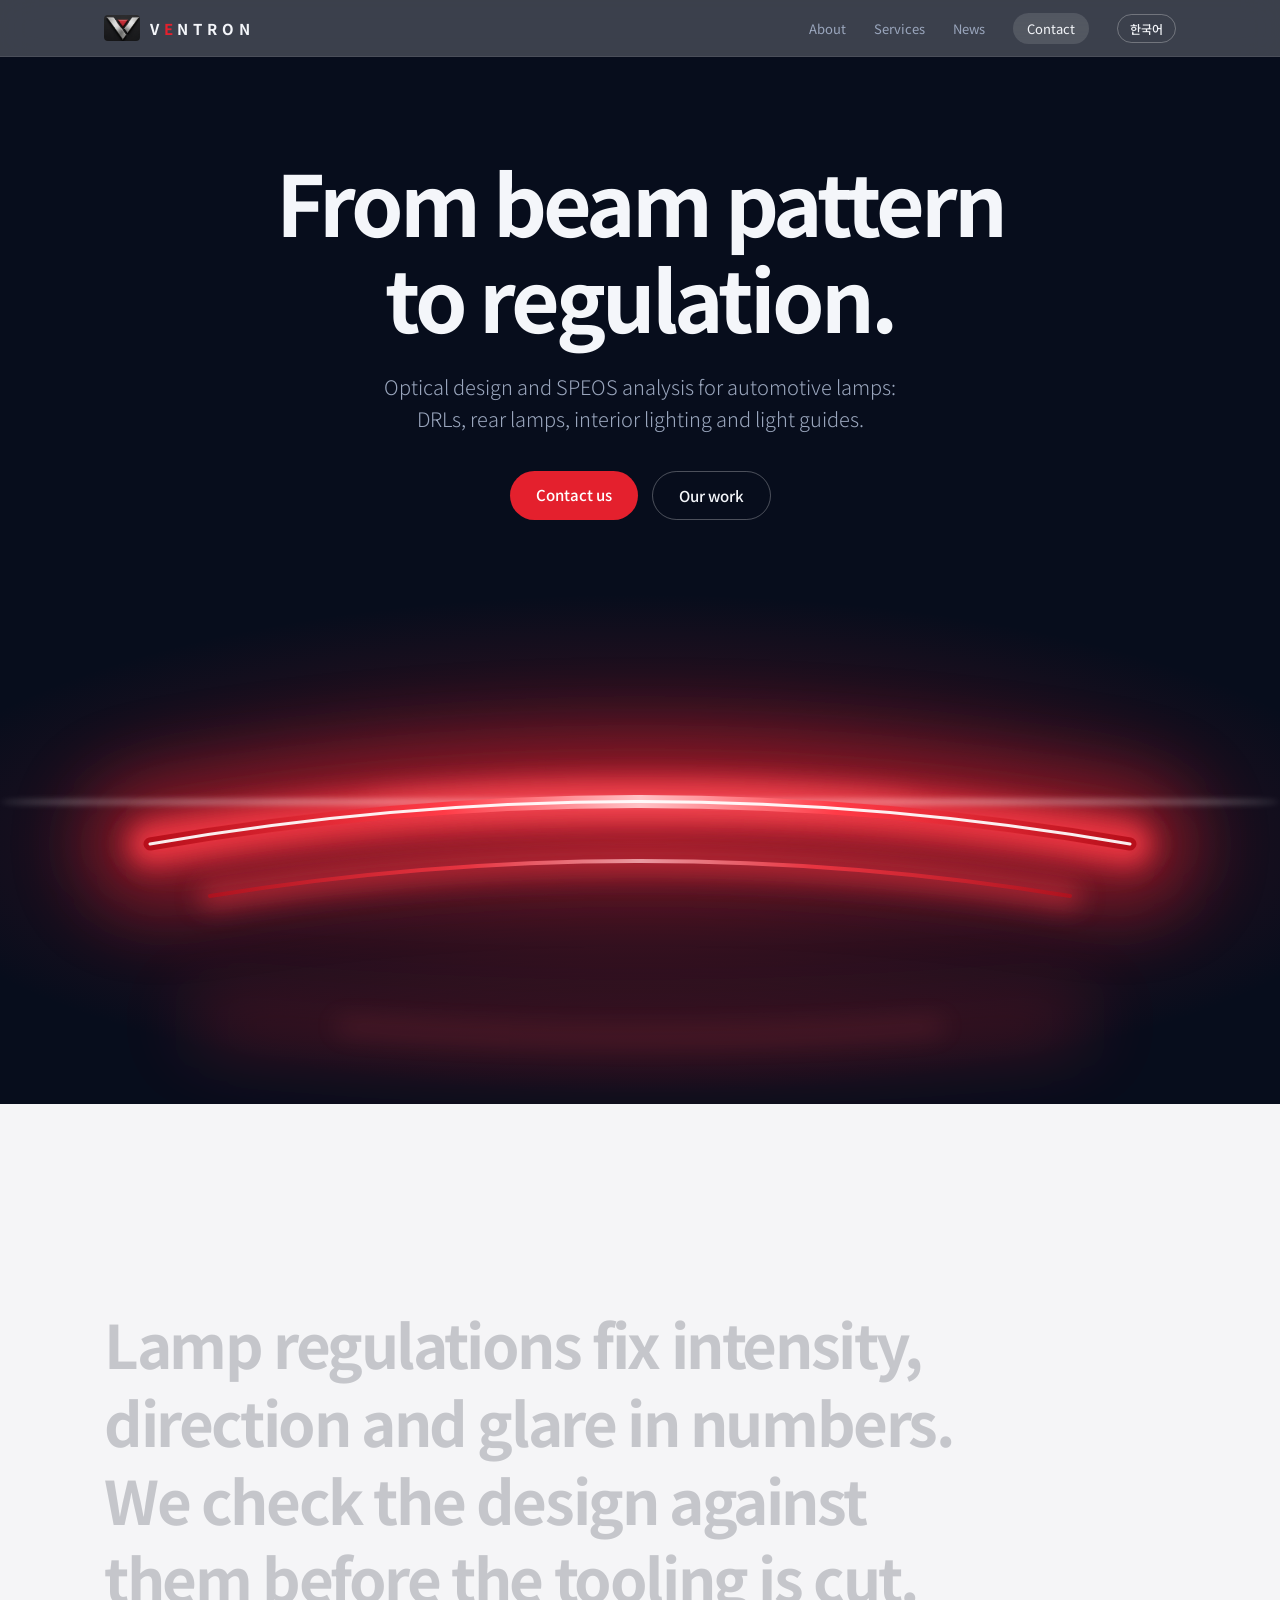
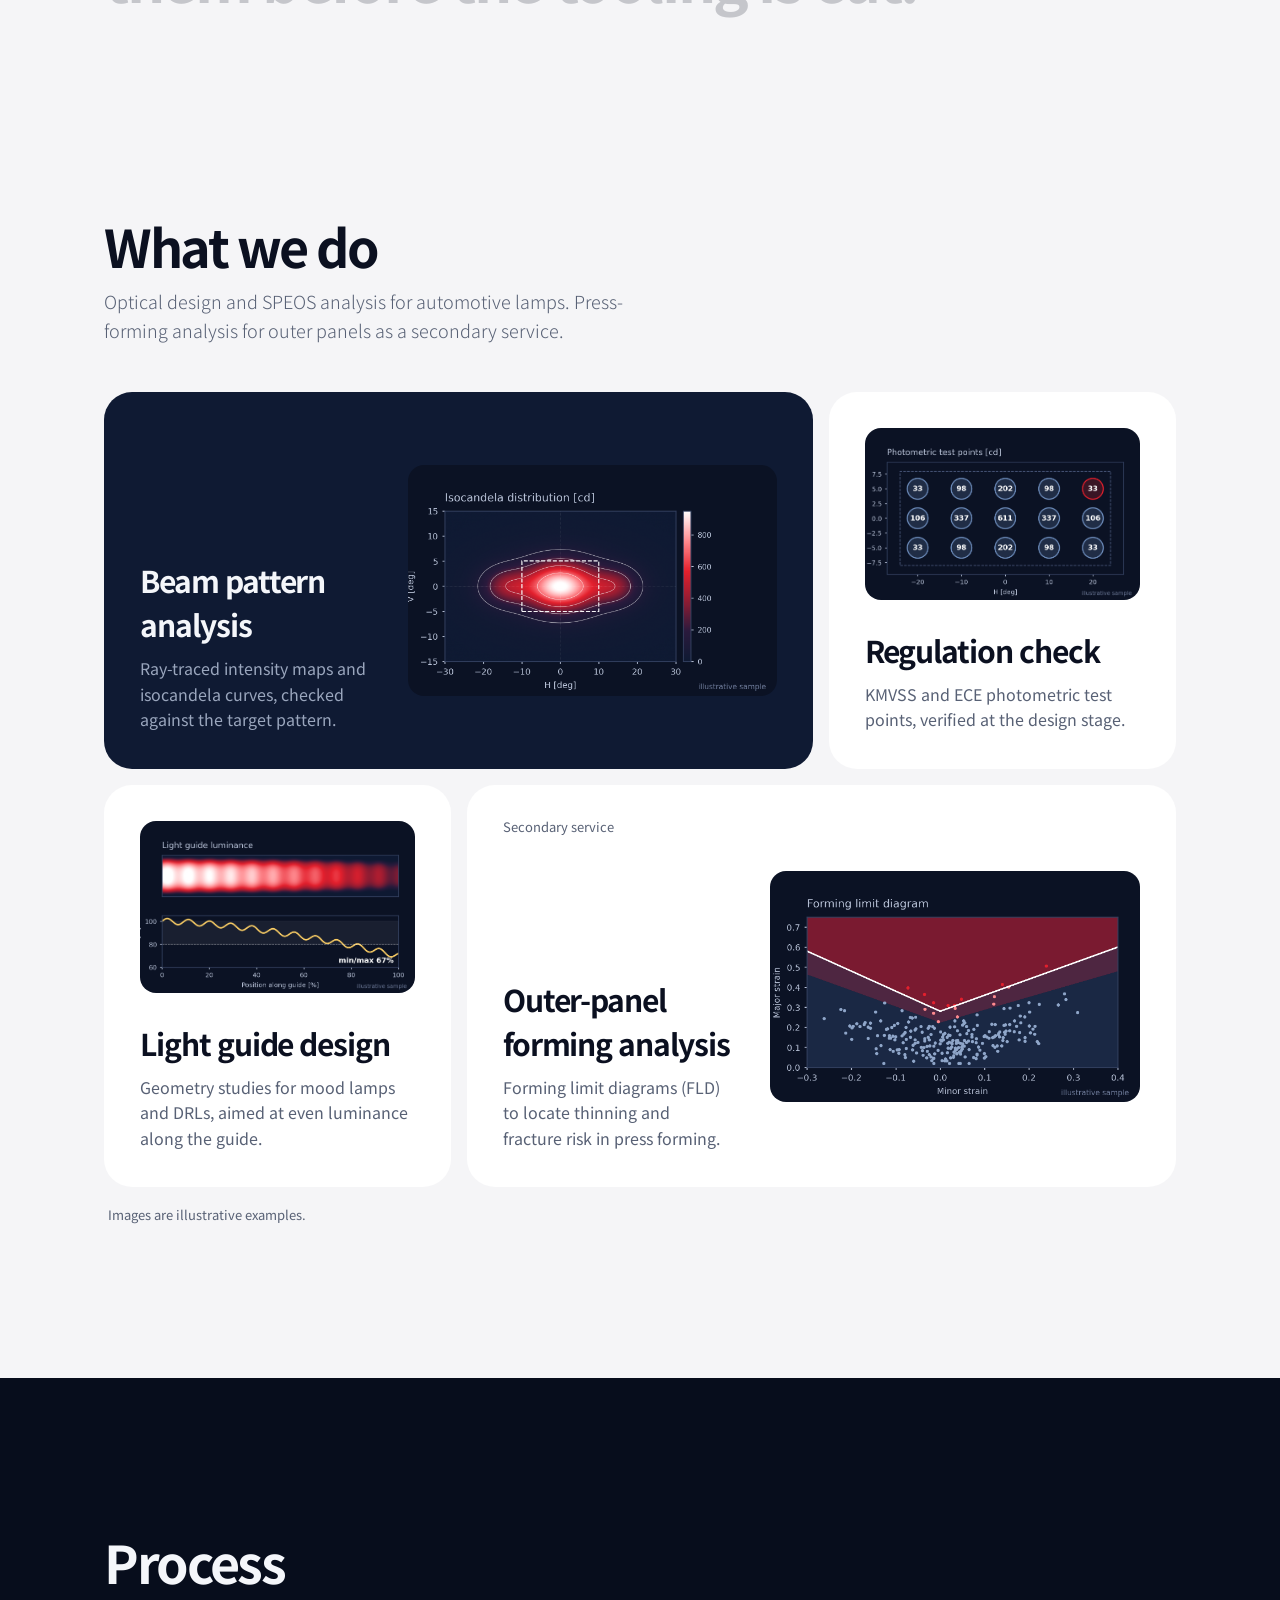
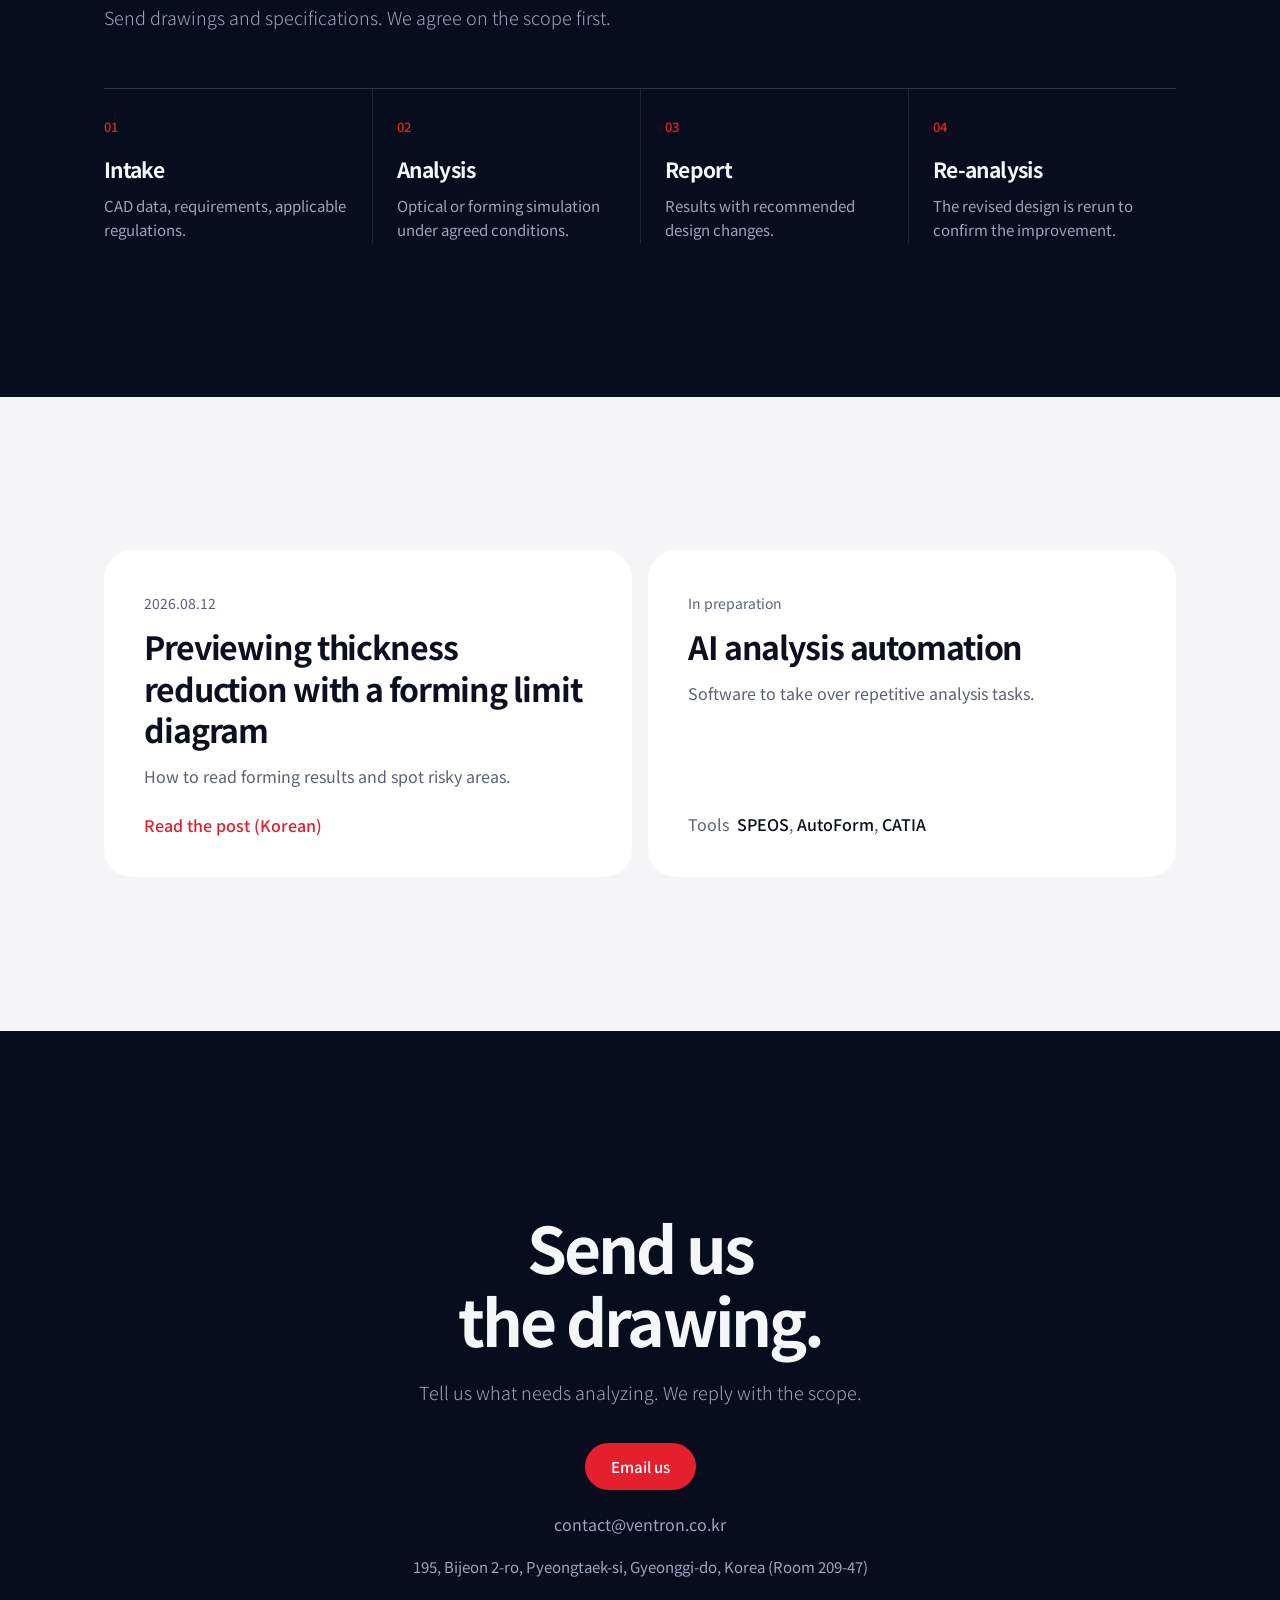
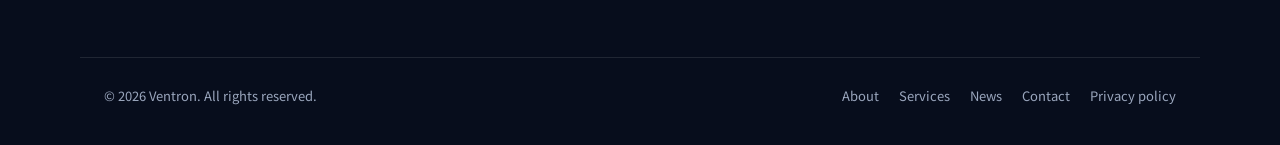
<file: index.html>
<!DOCTYPE html>
<html lang="en">
<head>
<meta charset="utf-8">
<meta name="viewport" content="width=device-width, initial-scale=1, viewport-fit=cover">
<title>Ventron | Optical design and analysis for automotive lamps</title>
<meta name="description" content="Ventron provides optical design and SPEOS analysis for automotive lamps, and press-forming analysis for outer panels.">
<link rel="preconnect" href="https://fonts.googleapis.com">
<link rel="preconnect" href="https://fonts.gstatic.com" crossorigin>
<link href="https://fonts.googleapis.com/css2?family=Noto+Sans+KR:wght@300;400;500;700&display=swap" rel="stylesheet">
<script>(function(){try{var f=/[?&#]intro/.test(location.href);if((f||!sessionStorage.getItem('vi'))&&!matchMedia('(prefers-reduced-motion: reduce)').matches)document.documentElement.classList.add('intro')}catch(e){}})();</script>
<style>
:root{
  --navy:#070d1c;--navy2:#0f1a33;--red:#e4202d;--on-navy:#f4f6fa;--on-navy-mute:#9aa6bd;
  --s-bg:#f5f5f7;--s-tile:#ffffff;--s-ink:#0b1020;--s-mute:#586175;--s-line:#d9dce3;
  box-sizing:border-box;padding-top:env(safe-area-inset-top,0px);padding-bottom:env(safe-area-inset-bottom,0px);
  background:var(--navy);color-scheme:light;
}
@media (prefers-color-scheme:dark){:root:not([data-theme="light"]){--s-bg:#0a101f;--s-tile:#111a30;--s-ink:#f2f4f8;--s-mute:#97a2b8;--s-line:#25304a;color-scheme:dark}}
:root[data-theme="dark"]{--s-bg:#0a101f;--s-tile:#111a30;--s-ink:#f2f4f8;--s-mute:#97a2b8;--s-line:#25304a;color-scheme:dark}
html{scroll-padding-top:calc(64px + env(safe-area-inset-top,0px));scroll-behavior:smooth}
*{box-sizing:border-box}
body{margin:0;background:var(--s-bg);font-family:"Noto Sans KR",-apple-system,"Apple SD Gothic Neo","Malgun Gothic",sans-serif;color:var(--s-ink);word-break:keep-all;-webkit-font-smoothing:antialiased}
body::before{content:"";position:fixed;inset:0 0 auto;height:env(safe-area-inset-top,0px);background:var(--navy);z-index:30}
a{color:inherit;text-decoration:none}
a:focus-visible,button:focus-visible{outline:2px solid var(--red);outline-offset:3px;border-radius:6px}
.wrap{max-width:1120px;margin:0 auto;padding:0 24px}
h1,h2,h3,p{margin:0}
h1,h2{font-weight:700;letter-spacing:-.045em;line-height:1.14}

/* header */
header{position:sticky;top:env(safe-area-inset-top,0px);z-index:20;background:rgba(7,13,28,.78);backdrop-filter:saturate(180%) blur(16px);-webkit-backdrop-filter:saturate(180%) blur(16px);border-bottom:1px solid rgba(255,255,255,.08)}
header .wrap{display:flex;align-items:center;justify-content:space-between;height:56px}
.logo{color:var(--on-navy);font-weight:700;letter-spacing:.32em;font-size:15px}
nav{display:flex;gap:28px;align-items:center}
nav a{color:var(--on-navy-mute);font-size:13px;transition:color .2s}
nav a:hover{color:var(--on-navy)}
nav a.cta{color:var(--on-navy);background:rgba(255,255,255,.12);padding:6px 14px;border-radius:99px}
nav .lang{background:none;border:1px solid rgba(255,255,255,.28);color:var(--on-navy);border-radius:99px;padding:5px 12px;font:500 12px "Noto Sans KR",sans-serif;cursor:pointer;transition:background .2s}
nav .lang:hover{background:rgba(255,255,255,.1)}
@media(max-width:640px){nav{gap:14px}}

/* hero */
.hero{background:var(--navy);color:var(--on-navy);text-align:center;padding:96px 0 0;overflow:hidden}
.hero h1{font-size:clamp(38px,7.2vw,84px);font-weight:700}
.hero p.sub{max-width:560px;margin:26px auto 0;font-size:clamp(16px,2vw,20px);line-height:1.6;color:var(--on-navy-mute);font-weight:300}
.btns{display:flex;gap:14px;justify-content:center;margin-top:36px;flex-wrap:wrap}
.btn{display:inline-block;padding:13px 26px;border-radius:99px;font-size:15px;font-weight:500;transition:transform .2s,background .2s}
.btn.p{background:var(--red);color:#fff}.btn.p:hover{background:#c91a26}
.btn.g{color:var(--on-navy);border:1px solid rgba(255,255,255,.28)}.btn.g:hover{background:rgba(255,255,255,.08)}
.stage{margin-top:24px;width:100%;max-width:1200px;margin-inline:auto}
.stage svg{display:block;width:100%;height:auto;overflow:visible}
.ig{stroke-dasharray:1;stroke-dashoffset:1;animation:draw 1.7s cubic-bezier(.3,.6,.2,1) .35s forwards}
.ray{fill:none;stroke:url(#g);stroke-width:1.2;stroke-dasharray:1;stroke-dashoffset:1;animation:draw 1.8s cubic-bezier(.2,.7,.2,1) forwards;animation-delay:calc(.5s + var(--d))}
.bar{opacity:0;animation:glow 1.2s ease-out .1s forwards}
@keyframes draw{to{stroke-dashoffset:0}}
@keyframes glow{to{opacity:1}}
@media(prefers-reduced-motion:reduce){.ig{animation:none;stroke-dashoffset:0}.ray{animation:none;stroke-dashoffset:0}.bar{animation:none;opacity:1}html{scroll-behavior:auto}}

/* statement */
.statement{padding:clamp(96px,16vw,200px) 0}
.fill{font-size:clamp(28px,5vw,60px);font-weight:700;letter-spacing:-.04em;line-height:1.3;max-width:900px}
.js .fill span{opacity:.2;transition:opacity .35s}
.js .fill span.on{opacity:1}

/* services */
.services{padding:0 0 clamp(80px,12vw,160px)}
.sec-title{font-size:clamp(30px,4.6vw,52px);margin-bottom:12px}
.sec-lead{color:var(--s-mute);font-size:18px;line-height:1.6;max-width:560px;font-weight:300}
.bento{display:grid;grid-template-columns:repeat(6,1fr);gap:16px;margin-top:48px}
.tile{background:var(--s-tile);border-radius:28px;padding:36px;min-height:300px;display:flex;flex-direction:column;justify-content:flex-end;position:relative;overflow:hidden}
.tile h3{font-size:clamp(22px,2.6vw,30px);letter-spacing:-.035em;font-weight:700;margin-bottom:10px}
.tile p{color:var(--s-mute);font-size:16px;line-height:1.6;max-width:420px}
.tile.w4{grid-column:span 4}.tile.w2{grid-column:span 2}
.tile.dark{background:var(--navy2);color:var(--on-navy)}.tile.dark p{color:var(--on-navy-mute)}
.tile svg{position:absolute;right:-40px;top:-30px;width:70%;opacity:.9}
.tile .note{position:absolute;top:32px;left:36px;font-size:13px;color:var(--s-mute)}
@media(max-width:820px){.tile.w4,.tile.w2{grid-column:span 6}.tile{min-height:240px;padding:28px}.tile .note{left:28px}}

.tile svg.fld{left:auto;right:28px;top:28px;width:40%;opacity:1;filter:drop-shadow(0 18px 30px rgba(0,0,0,.18))}
@media(max-width:820px){.tile svg.fld{width:52%;right:24px;top:56px}.tile.w4:last-child{min-height:340px}}

.tile.w2{min-height:350px}.tile.dark p{max-width:330px}
.tile.w2 svg{left:32px;right:auto;top:32px;width:calc(100% - 64px);opacity:1}
@media(max-width:820px){.tile.w2{min-height:300px}.tile.w2 svg{left:28px;top:28px;width:min(260px,calc(100% - 56px))}}
.logo em{font-style:normal;color:#e4202d}
.logo{display:flex;align-items:center;gap:10px}.mi{height:26px;width:auto;border-radius:4px;display:block}
.tile{min-height:0;justify-content:flex-start}.tile.w2{min-height:0;gap:28px}
.tile.w4{flex-direction:row;align-items:center;gap:40px}.tile.w4 .tx{flex:1}
img.viz{display:block;width:100%;height:auto;border-radius:16px}.tile.w4 img.viz{flex:0 0 58%;width:58%}
.tile .tx{margin-top:auto}.tile.w2 .tx{margin-top:0}
.cap{margin:18px 4px 0;color:var(--s-mute);font-size:13px}
.fl{display:flex;gap:20px;flex-wrap:wrap}
@media(max-width:820px){.tile.w4{flex-direction:column;align-items:stretch;gap:24px}.tile.w4 img.viz{flex:none;width:100%;order:-1}.tile .note{position:static;order:-2}}
@media(max-width:640px){header .wrap{padding:0 16px}.logo span{display:none}nav{gap:12px!important}nav a{font-size:12px}nav a.cta{padding:5px 10px}}
#intro{display:none;position:fixed;inset:0;z-index:100;background:var(--navy);place-items:center;transition:transform 1.05s cubic-bezier(.76,0,.2,1);cursor:pointer}
html.intro #intro{display:grid}html.intro,html.intro body{overflow:hidden}
#intro.out{transform:translateY(-100%)}
#intro .lg{position:relative;width:min(340px,64vw);aspect-ratio:766/589}
#intro .lg img{position:absolute;display:block;height:auto}
#intro .lg::before{content:"";position:absolute;inset:-45%;background:radial-gradient(closest-side,rgba(228,32,45,.3),transparent);opacity:0}
#intro .lg i{position:absolute;inset:0;-webkit-mask:url(img/logo-hero-transparent.png) center/100% 100% no-repeat;mask:url(img/logo-hero-transparent.png) center/100% 100% no-repeat;background:linear-gradient(105deg,transparent 40%,rgba(255,255,255,.92) 50%,transparent 60%) 140% 0/260% 100% no-repeat;opacity:0}
#intro .ib{position:absolute;left:50%;top:50%;height:2px;width:0;opacity:0;background:linear-gradient(90deg,transparent,#ff3b47 30%,#fff 50%,#ff3b47 70%,transparent);box-shadow:0 0 26px 5px rgba(228,32,45,.65);transform:translate(-50%,-50%)}
#intro .bl,#intro .br,#intro .tri,#intro .tg{opacity:0}
#intro .lt{opacity:0;transform:translateY(16px);filter:blur(7px)}
#intro.go .ib{animation:ibar 1.3s cubic-bezier(.3,.6,.2,1) .05s forwards}
#intro.go .bl{animation:blade 1.1s cubic-bezier(.65,0,.2,1) .35s forwards}
#intro.go .br{animation:blade 1.1s cubic-bezier(.65,0,.2,1) .5s forwards}
#intro.go .tri{animation:tri 1.2s cubic-bezier(.2,.8,.2,1) 1s forwards}
#intro.go .lt{animation:lt .9s cubic-bezier(.2,.7,.2,1) forwards;animation-delay:calc(1.4s + var(--i)*.07s)}
#intro.go .tg{animation:tg 1.1s cubic-bezier(.6,0,.2,1) 2.2s forwards}
#intro.go .lg i{animation:shine 1.5s ease 2.55s forwards}
#intro.go .lg::before{animation:amb 2s ease 1s forwards}
@keyframes ibar{0%{width:0;opacity:1}65%{width:min(760px,92vw);opacity:1}100%{width:min(760px,92vw);opacity:0}}
@keyframes blade{0%{opacity:1;clip-path:inset(0 0 100% 0);transform:translateY(-18px)}100%{opacity:1;clip-path:inset(0);transform:none}}
@keyframes tri{0%{opacity:0;transform:translateY(-34px) scale(.92);filter:drop-shadow(0 0 0 rgba(228,32,45,0))}55%{opacity:1;transform:none;filter:drop-shadow(0 0 26px rgba(255,60,70,.95))}100%{opacity:1;transform:none;filter:drop-shadow(0 0 9px rgba(228,32,45,.4))}}
@keyframes lt{to{opacity:1;transform:none;filter:blur(0)}}
@keyframes tg{0%{opacity:1;clip-path:inset(0 50% 0 50%)}100%{opacity:1;clip-path:inset(0)}}
@keyframes shine{0%{opacity:1;background-position:140% 0}100%{opacity:1;background-position:-40% 0}}
@keyframes amb{to{opacity:1}}
html.intro .ig,html.intro .bar{animation-play-state:paused}
header{transition:opacity .9s ease .3s}html.intro header{opacity:0}
.hero h1,.hero .sub,.hero .btns{transition:opacity 1s ease,transform 1.1s cubic-bezier(.2,.7,.2,1)}
.hero .sub{transition-delay:.14s}.hero .btns{transition-delay:.28s}
html.intro .hero h1,html.intro .hero .sub,html.intro .hero .btns{opacity:0;transform:translateY(30px)}
.js .rv{transition:opacity .9s ease,transform 1s cubic-bezier(.2,.7,.2,1)}
.js .rv:not(.in){opacity:0;transform:translateY(34px)}
.tile img.viz{transition:transform .9s cubic-bezier(.2,.7,.2,1)}.tile:hover img.viz{transform:scale(1.03)}
@media(prefers-reduced-motion:reduce){#intro{display:none!important}.js .rv:not(.in){opacity:1;transform:none}}
/* process */
.process{background:var(--navy);color:var(--on-navy);padding:clamp(80px,12vw,160px) 0}
.process .sec-lead{color:var(--on-navy-mute)}
.steps{list-style:none;margin:56px 0 0;padding:0;display:grid;grid-template-columns:repeat(4,1fr);gap:0;border-top:1px solid rgba(255,255,255,.16)}
.steps li{padding:28px 24px 0 0}
.steps li+li{padding-left:24px;border-left:1px solid rgba(255,255,255,.1)}
.steps b{display:block;font-size:13px;font-weight:500;color:var(--red);margin-bottom:18px}
.steps h3{font-size:21px;letter-spacing:-.03em;margin-bottom:10px}
.steps p{color:var(--on-navy-mute);font-size:15px;line-height:1.65}
@media(max-width:820px){.steps{grid-template-columns:1fr}.steps li,.steps li+li{padding:24px 0;border-left:0;border-bottom:1px solid rgba(255,255,255,.1)}}

/* news + ai */
.more{padding:clamp(80px,12vw,160px) 0}
.duo{display:grid;grid-template-columns:1fr 1fr;gap:16px}
.card{background:var(--s-tile);border-radius:28px;padding:40px;min-height:320px;display:flex;flex-direction:column;justify-content:space-between}
.card small{color:var(--s-mute);font-size:14px}
.card h3{font-size:clamp(22px,2.8vw,32px);letter-spacing:-.035em;line-height:1.3;margin:12px 0}
.card p{color:var(--s-mute);line-height:1.65;font-size:16px}
.card a.more-l{color:var(--red);font-weight:500;margin-top:24px;display:inline-block}
.tools{margin-top:28px;color:var(--s-mute);font-size:15px}.tools b{color:var(--s-ink);font-weight:500}
@media(max-width:820px){.duo{grid-template-columns:1fr}.card{padding:28px;min-height:260px}}

/* contact */
.contact{background:var(--navy);color:var(--on-navy);text-align:center;padding:clamp(90px,14vw,180px) 0 80px}
.contact h2{font-size:clamp(32px,5.4vw,64px)}
.contact p.sub{margin:22px auto 0;max-width:480px;color:var(--on-navy-mute);font-size:18px;line-height:1.6;font-weight:300}
.mail{display:inline-block;margin-top:22px;font-size:16px;color:var(--on-navy-mute)}.mail:hover{color:var(--on-navy)}
.addr{margin-top:20px;color:var(--on-navy-mute);font-size:15px}
footer{background:var(--navy);color:var(--on-navy-mute);font-size:13px;padding:0 0 40px;text-align:center}
footer .wrap{border-top:1px solid rgba(255,255,255,.1);padding-top:28px;display:flex;justify-content:space-between;flex-wrap:wrap;gap:12px}
footer a:hover{color:var(--on-navy)}
</style>
</head>
<body>
<div id="intro" aria-hidden="true"><div class="ib"></div><div class="lg"><img class="bl" src="img/intro/bl.png" alt="" style="left:19.06%;top:11.885%;width:37.337%"><img class="br" src="img/intro/br.png" alt="" style="left:51.567%;top:11.885%;width:28.329%"><img class="tri" src="img/intro/tri.png" alt="" style="left:39.164%;top:16.808%;width:20.496%"><img class="lt" src="img/intro/l0.png" alt="" style="left:0.783%;top:76.061%;width:12.663%;--i:0"><img class="lt" src="img/intro/l1.png" alt="" style="left:16.188%;top:75.552%;width:10.574%;--i:1"><img class="lt" src="img/intro/l2.png" alt="" style="left:29.896%;top:76.061%;width:11.097%;--i:2"><img class="lt" src="img/intro/l3.png" alt="" style="left:44.256%;top:76.061%;width:10.836%;--i:3"><img class="lt" src="img/intro/l4.png" alt="" style="left:58.355%;top:76.061%;width:10.836%;--i:4"><img class="lt" src="img/intro/l5.png" alt="" style="left:72.193%;top:75.891%;width:11.488%;--i:5"><img class="lt" src="img/intro/l6.png" alt="" style="left:87.076%;top:76.061%;width:11.227%;--i:6"><img class="tg" src="img/intro/tg.png" alt="" style="left:4.83%;top:93.209%;width:90.078%"><i></i></div></div>
<header>
  <div class="wrap">
    <a class="logo" href="index.html" aria-label="Ventron 홈"><img class="mi" src="img/logo-icon.jpg" alt="Ventron 로고"><span>V<em>E</em>NTRON</span></a>
    <nav aria-label="주요 메뉴">
      <a href="about.html">About</a>
      <a href="business.html">Services</a>
      <a href="insights.html">News</a>
      <a class="cta" href="contact.html">Contact</a>
      <button class="lang" type="button" aria-label="한국어로 보기">한국어</button>
    </nav>
  </div>
</header>

<main id="top">
<section class="hero">
  <div class="wrap">
    <h1>From beam pattern<br>to regulation.</h1>
    <p class="sub">Optical design and SPEOS analysis for automotive lamps: DRLs, rear lamps, interior lighting and light guides.</p>
    <div class="btns">
      <a class="btn p" href="#contact">Contact us</a>
      <a class="btn g" href="#services">Our work</a>
    </div>
  </div>
  <div class="stage" aria-hidden="true">
    <!-- IMAGE SLOT: 실제 램프 렌더/해석 이미지로 교체할 때 이 svg 전체를 <img>로 바꾸면 됩니다 -->
    <svg viewBox="0 0 1200 560" xmlns="http://www.w3.org/2000/svg" id="rays">
      <defs>
        <linearGradient id="hz" x1="0" y1="0" x2="1" y2="0"><stop offset="0" stop-color="#b80f1b"/><stop offset=".3" stop-color="#ff3b47"/><stop offset=".5" stop-color="#ffc2c6"/><stop offset=".7" stop-color="#ff3b47"/><stop offset="1" stop-color="#b80f1b"/></linearGradient>
        <radialGradient id="amb" cx=".5" cy=".5" r=".5"><stop offset="0" stop-color="#e4202d" stop-opacity=".34"/><stop offset="1" stop-color="#e4202d" stop-opacity="0"/></radialGradient>
        <filter id="f40" filterUnits="userSpaceOnUse" x="-500" y="-300" width="2200" height="1200"><feGaussianBlur stdDeviation="36"/></filter>
        <filter id="f14" filterUnits="userSpaceOnUse" x="-500" y="-300" width="2200" height="1200"><feGaussianBlur stdDeviation="13"/></filter>
        <filter id="f4" filterUnits="userSpaceOnUse" x="-500" y="-300" width="2200" height="1200"><feGaussianBlur stdDeviation="3"/></filter>
      </defs>
      <ellipse cx="600" cy="300" rx="760" ry="250" fill="url(#amb)"/>
      <path d="M170 478Q600 520 1030 478" fill="none" stroke="#e4202d" stroke-width="46" stroke-linecap="round" filter="url(#f40)" opacity=".28"/>
      <path d="M300 482Q600 504 900 482" fill="none" stroke="#ff5a64" stroke-width="6" stroke-linecap="round" filter="url(#f14)" opacity=".35"/>
      <g class="bar">
        <path d="M110 300Q600 215 1090 300" fill="none" stroke="#e4202d" stroke-width="130" stroke-linecap="round" filter="url(#f40)" opacity=".55"/>
        <path d="M170 352Q600 282 1030 352" fill="none" stroke="#ff3b47" stroke-width="22" stroke-linecap="round" filter="url(#f14)" opacity=".55"/>
        <path d="M110 300Q600 215 1090 300" fill="none" stroke="#ff3b47" stroke-width="44" stroke-linecap="round" filter="url(#f14)" opacity=".85"/>
        <ellipse cx="600" cy="258" rx="640" ry="2.4" fill="#fff" opacity=".55" filter="url(#f4)"/>
        <ellipse cx="600" cy="258" rx="280" ry="16" fill="#ff6a73" opacity=".3" filter="url(#f14)"/>
      </g>
      <path class="ig" pathLength="1" d="M170 352Q600 282 1030 352" fill="none" stroke="url(#hz)" stroke-width="4" stroke-linecap="round" opacity=".75"/>
      <path class="ig" pathLength="1" d="M110 300Q600 215 1090 300" fill="none" stroke="url(#hz)" stroke-width="13" stroke-linecap="round"/>
      <path class="ig" pathLength="1" d="M110 300Q600 215 1090 300" fill="none" stroke="#fff" stroke-width="3" stroke-linecap="round" opacity=".92"/>
    </svg>
  </div>
</section>

<section class="statement">
  <div class="wrap"><p class="fill">Lamp regulations fix intensity, direction and glare in numbers. We check the design against them before the tooling is cut.</p></div>
</section>

<section class="services" id="services">
  <div class="wrap">
    <h2 class="sec-title">What we do</h2>
    <p class="sec-lead">Optical design and SPEOS analysis for automotive lamps. Press-forming analysis for outer panels as a secondary service.</p>
    <div class="bento">
      <article class="tile w4 dark">
        <div class="tx"><h3>Beam pattern analysis</h3><p>Ray-traced intensity maps and isocandela curves, checked against the target pattern.</p></div>
        <img class="viz" src="img/analysis-isocandela.png" alt="Isocandela distribution, illustrative example" width="1280" height="800" loading="lazy">
      </article>
      <article class="tile w2">
        <img class="viz" src="img/analysis-photometry.png" alt="Photometric test points, illustrative example" width="1280" height="800" loading="lazy">
        <div class="tx"><h3>Regulation check</h3><p>KMVSS and ECE photometric test points, verified at the design stage.</p></div>
      </article>
      <article class="tile w2">
        <img class="viz" src="img/analysis-lightguide.png" alt="Light guide luminance, illustrative example" width="1280" height="800" loading="lazy">
        <div class="tx"><h3>Light guide design</h3><p>Geometry studies for mood lamps and DRLs, aimed at even luminance along the guide.</p></div>
      </article>
      <article class="tile w4">
        <span class="note">Secondary service</span>
        <div class="tx"><h3>Outer-panel forming analysis</h3><p>Forming limit diagrams (FLD) to locate thinning and fracture risk in press forming.</p></div>
        <img class="viz" src="img/analysis-fld.png" alt="Forming limit diagram, illustrative example" width="1280" height="800" loading="lazy">
      </article>
    </div>
    <p class="cap">Images are illustrative examples.</p>
  </div>
</section>

<section class="process" id="process">
  <div class="wrap">
    <h2 class="sec-title">Process</h2>
    <p class="sec-lead">Send drawings and specifications. We agree on the scope first.</p>
    <ol class="steps">
      <li><b>01</b><h3>Intake</h3><p>CAD data, requirements, applicable regulations.</p></li>
      <li><b>02</b><h3>Analysis</h3><p>Optical or forming simulation under agreed conditions.</p></li>
      <li><b>03</b><h3>Report</h3><p>Results with recommended design changes.</p></li>
      <li><b>04</b><h3>Re-analysis</h3><p>The revised design is rerun to confirm the improvement.</p></li>
    </ol>
  </div>
</section>

<section class="more" id="news">
  <div class="wrap">
    <div class="duo">
      <article class="card">
        <div>
          <small>2026.08.12</small>
          <h3>Previewing thickness reduction with a forming limit diagram</h3>
          <p>How to read forming results and spot risky areas.</p>
        </div>
        <a class="more-l" href="posts/01-fld-thickness-check.html">Read the post (Korean)</a>
      </article>
      <article class="card">
        <div>
          <small>In preparation</small>
          <h3>AI analysis automation</h3>
          <p>Software to take over repetitive analysis tasks.</p>
        </div>
        <p class="tools">Tools&nbsp; <b>SPEOS</b>, <b>AutoForm</b>, <b>CATIA</b></p>
      </article>
    </div>
  </div>
</section>

<section class="contact" id="contact">
  <div class="wrap">
    <h2>Send us<br>the drawing.</h2>
    <p class="sub">Tell us what needs analyzing. We reply with the scope.</p>
    <div class="btns"><a class="btn p" href="mailto:contact@ventron.co.kr">Email us</a></div>
    <a class="mail" href="mailto:contact@ventron.co.kr">contact@ventron.co.kr</a>
    <p class="addr">195, Bijeon 2-ro, Pyeongtaek-si, Gyeonggi-do, Korea (Room 209-47)</p>
  </div>
</section>
</main>

<footer>
  <div class="wrap">
    <span>© 2026 Ventron. All rights reserved.</span>
    <span class="fl"><a href="about.html">About</a><a href="business.html">Services</a><a href="insights.html">News</a><a href="contact.html">Contact</a><a href="privacy/index.html">Privacy policy</a></span>
  </div>
</footer>

<script>
document.documentElement.classList.add('js');
// 인트로 + 스크롤 등장
(function(){
  var h=document.documentElement,it=document.getElementById('intro');
  function done(){h.classList.remove('intro');try{sessionStorage.setItem('vi','1')}catch(e){}if(it)setTimeout(function(){it.style.display='none'},1200)}
  var t1;
  function finish(){clearTimeout(t1);it.classList.add('out');done()}
  if(h.classList.contains('intro')&&it){
    var started=false;
    var start=function(){if(started)return;started=true;it.classList.add('go');t1=setTimeout(finish,3900)};
    Promise.all([].map.call(it.querySelectorAll('img'),function(i){return i.decode?i.decode().catch(function(){}):0})).then(start);
    setTimeout(start,1800);
    it.addEventListener('click',finish);
  }
  var els=document.querySelectorAll('.tile,.steps li,.card,.contact h2');
  els.forEach(function(e,i){e.classList.add('rv');e.style.transitionDelay=(i%4)*90+'ms'});
  if('IntersectionObserver' in window){
    var io=new IntersectionObserver(function(a){a.forEach(function(x){if(x.isIntersecting){x.target.classList.add('in');io.unobserve(x.target)}})},{threshold:.12});
    els.forEach(function(e){io.observe(e)});
  }else els.forEach(function(e){e.classList.add('in')});
})();
// 스크롤 문장 채움 효과 + 영어/한국어 전환 (기본: 영어)
(function(){
  var el=document.querySelector('.fill'),sp=[];
  var reduce=matchMedia('(prefers-reduced-motion: reduce)').matches;
  function update(){
    var r=el.getBoundingClientRect(),p=reduce?1:(innerHeight*0.88-r.top)/(innerHeight*0.55);
    p=Math.max(0,Math.min(1,p));
    for(var i=0;i<sp.length;i++)sp[i].classList.toggle('on',i/sp.length<p||p>=1);
  }
  function build(t){
    el.innerHTML=t.trim().split(/\s+/).map(function(w){return '<span>'+w+'</span>'}).join(' ');
    sp=el.querySelectorAll('span');update();
  }
  addEventListener('scroll',update,{passive:true});addEventListener('resize',update);
  var fillEn=el.textContent.trim();
  var fillKo='램프 법규는 광도, 방향, 눈부심을 수치로 정해 두었습니다. 금형을 만들기 전에 설계가 그 기준에 맞는지 먼저 확인합니다.';
  var D=[
    ['From beam pattern to regulation.','배광부터<br>법규까지.'],
    ['Optical design and SPEOS analysis for automotive lamps: DRLs, rear lamps, interior lighting and light guides.','자동차 램프 광학설계와 SPEOS 해석. DRL, 리어램프, 실내조명, 라이트가이드.'],
    ['Contact us','문의하기'],
    ['Our work','업무 분야'],
    ['What we do','업무 분야'],
    ['Optical design and SPEOS analysis for automotive lamps. Press-forming analysis for outer panels as a secondary service.','자동차 램프 광학설계와 SPEOS 해석. 보조 업무로 외판 프레스 성형해석을 합니다.'],
    ['Beam pattern analysis','배광 해석'],
    ['Ray-traced intensity maps and isocandela curves, checked against the target pattern.','SPEOS 광선추적으로 등광도 곡선과 광도 분포를 구해 목표 배광과 비교합니다.'],
    ['Regulation check','법규 검토'],
    ['KMVSS and ECE photometric test points, verified at the design stage.','KMVSS, ECE 측정점 기준을 설계 단계에서 확인합니다.'],
    ['Light guide design','라이트가이드 설계'],
    ['Geometry studies for mood lamps and DRLs, aimed at even luminance along the guide.','무드램프와 DRL의 형상 검토. 가이드 전체의 휘도 균일도를 목표로 합니다.'],
    ['Secondary service','보조 업무'],
    ['Outer-panel forming analysis','외판 성형해석'],
    ['Forming limit diagrams (FLD) to locate thinning and fracture risk in press forming.','성형한계도(FLD)로 프레스 성형의 두께 감소와 파단 위험 구간을 찾습니다.'],
    ['Process','진행 방식'],
    ['Send drawings and specifications. We agree on the scope first.','도면과 사양을 보내주시면 해석 범위부터 정합니다.'],
    ['Intake','접수'],
    ['CAD data, requirements, applicable regulations.','CAD 데이터, 요구 사양, 적용 법규.'],
    ['Analysis','해석'],
    ['Optical or forming simulation under agreed conditions.','합의한 조건으로 광학 또는 성형 해석.'],
    ['Report','보고'],
    ['Results with recommended design changes.','결과와 설계 변경 제안.'],
    ['Re-analysis','재해석'],
    ['The revised design is rerun to confirm the improvement.','변경 설계를 다시 해석해 개선을 확인합니다.'],
    ['Previewing thickness reduction with a forming limit diagram','성형한계도(FLD)로 두께 감소를 미리 보는 법'],
    ['How to read forming results and spot risky areas.','성형해석 결과에서 위험 구간을 읽는 방법.'],
    ['Read the post (Korean)','글 읽기'],
    ['In preparation','준비 중'],
    ['AI analysis automation','AI 해석 자동화'],
    ['Software to take over repetitive analysis tasks.','반복되는 해석 작업을 대신하는 소프트웨어.'],
    ['Tools SPEOS, AutoForm, CATIA','사용 도구&nbsp; <b>SPEOS</b>, <b>AutoForm</b>, <b>CATIA</b>'],
    ['Send us the drawing.','도면을<br>보내주세요.'],
    ['Tell us what needs analyzing. We reply with the scope.','필요한 해석을 알려주시면 범위를 회신드립니다.'],
    ['Email us','메일 보내기'],
    ['195, Bijeon 2-ro, Pyeongtaek-si, Gyeonggi-do, Korea (Room 209-47)','경기도 평택시 비전2로 195, 209-47호'],
    ['Images are illustrative examples.','※ 위 이미지는 예시입니다.'],
    ['Privacy policy','개인정보처리방침'],
    ['Lamp regulations fix intensity, direction and glare in numbers. We check the design against them before the tooling is cut.','램프 법규는 광도, 방향, 눈부심을 수치로 정해 두었습니다. 금형을 만들기 전에 설계가 그 기준에 맞는지 먼저 확인합니다.'],
    ['About','회사소개'],
    ['Services','사업분야'],
    ['News','소식'],
    ['Contact','문의']
  ];
  var norm=function(t){return t.replace(/\s+/g,'')},map={},nodes=[];
  D.forEach(function(d){map[norm(d[0])]=d[1]});
  document.querySelectorAll('h1,h2,h3,p,small,a,span,b').forEach(function(n){
    if(n.closest('.fill'))return;
    var k=norm(n.textContent);
    if(map[k]!==undefined){n.dataset.en=n.innerHTML;nodes.push([n,map[k]])}
  });
  var btn=document.querySelector('.lang');
  function set(l){
    nodes.forEach(function(x){x[0].innerHTML=l==='ko'?x[1]:x[0].dataset.en});
    build(l==='ko'?fillKo:fillEn);
    document.documentElement.lang=l;
    document.title=l==='ko'?'벤트론 | Ventron — 자동차 램프 광학설계 및 해석':'Ventron | Optical design and analysis for automotive lamps';
    btn.textContent=l==='ko'?'EN':'한국어';
    btn.setAttribute('aria-label',l==='ko'?'View in English':'한국어로 보기');
    try{localStorage.setItem('lang',l)}catch(e){}
  }
  var cur='en';
  try{cur=localStorage.getItem('lang')||'en'}catch(e){}
  build(fillEn);
  if(cur==='ko')set('ko');
  btn.addEventListener('click',function(){cur=cur==='ko'?'en':'ko';set(cur)});
})();
</script>
</body>
</html>
</file>
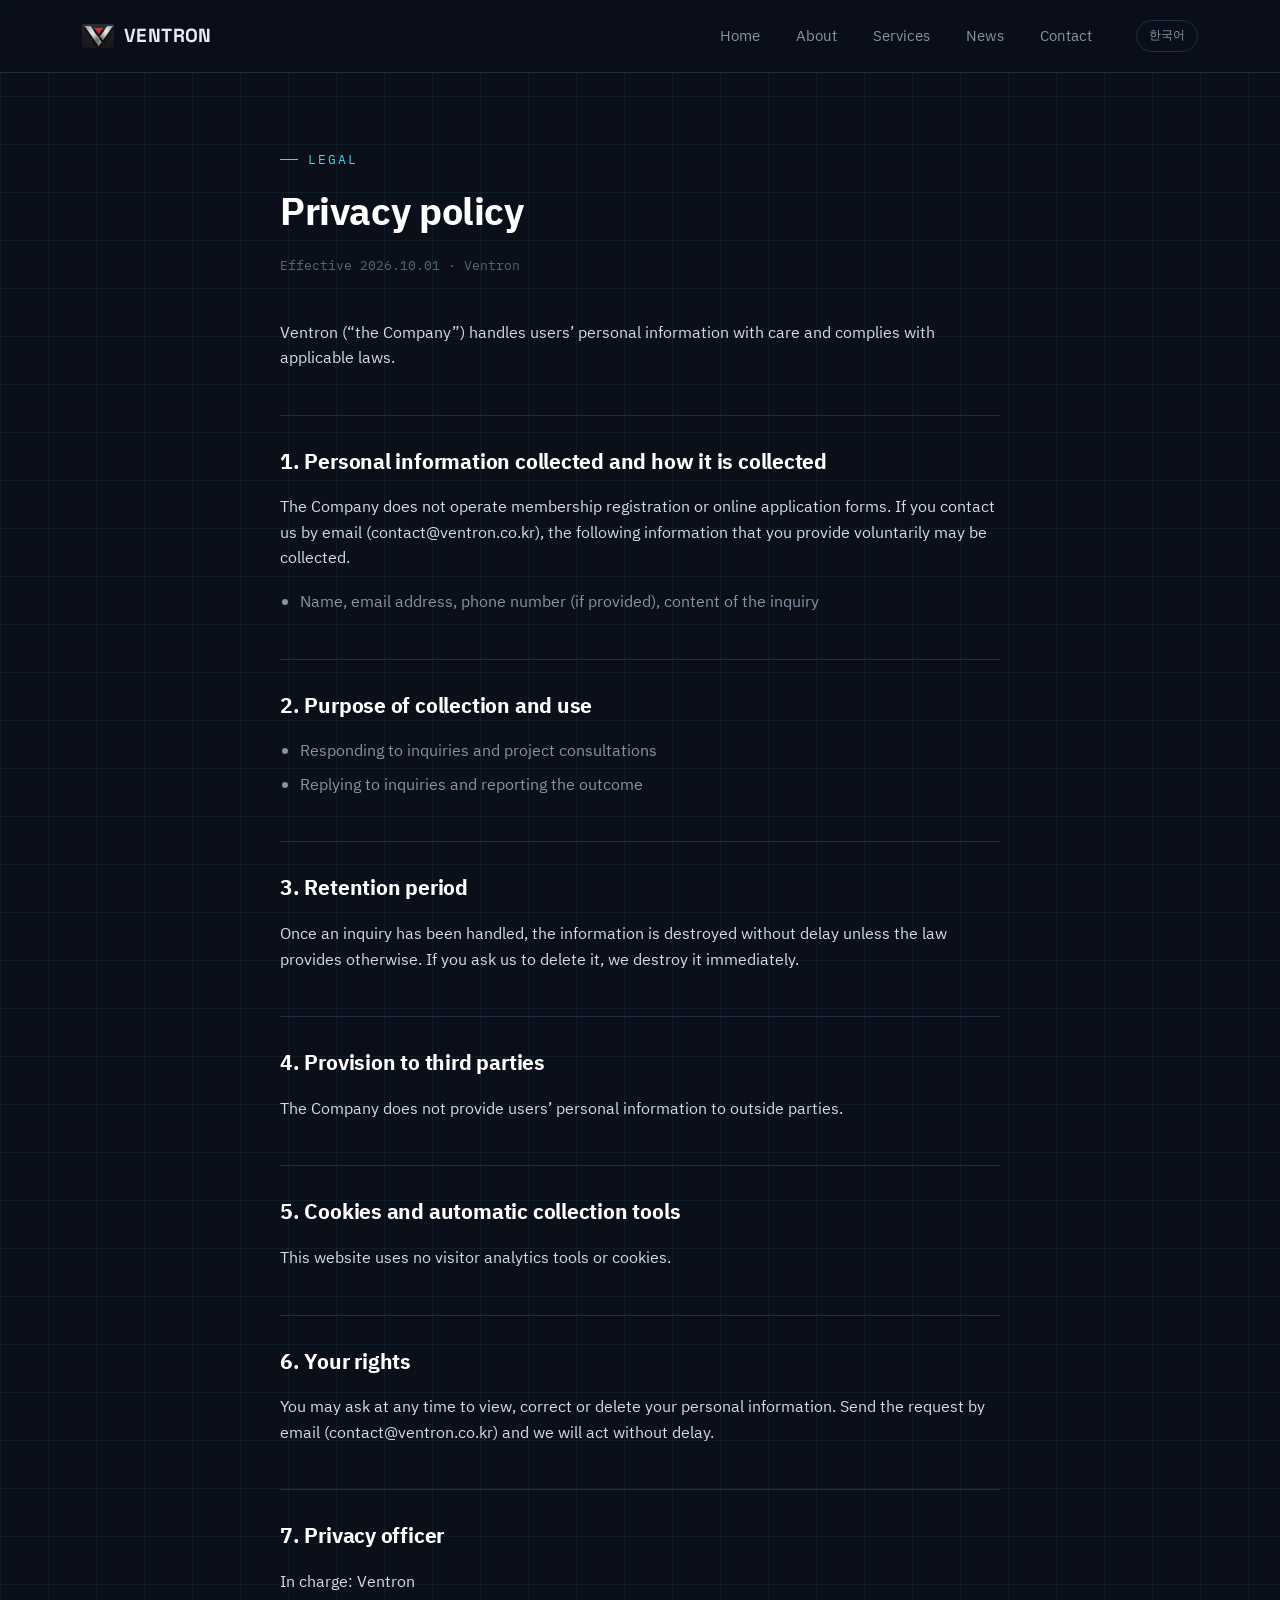
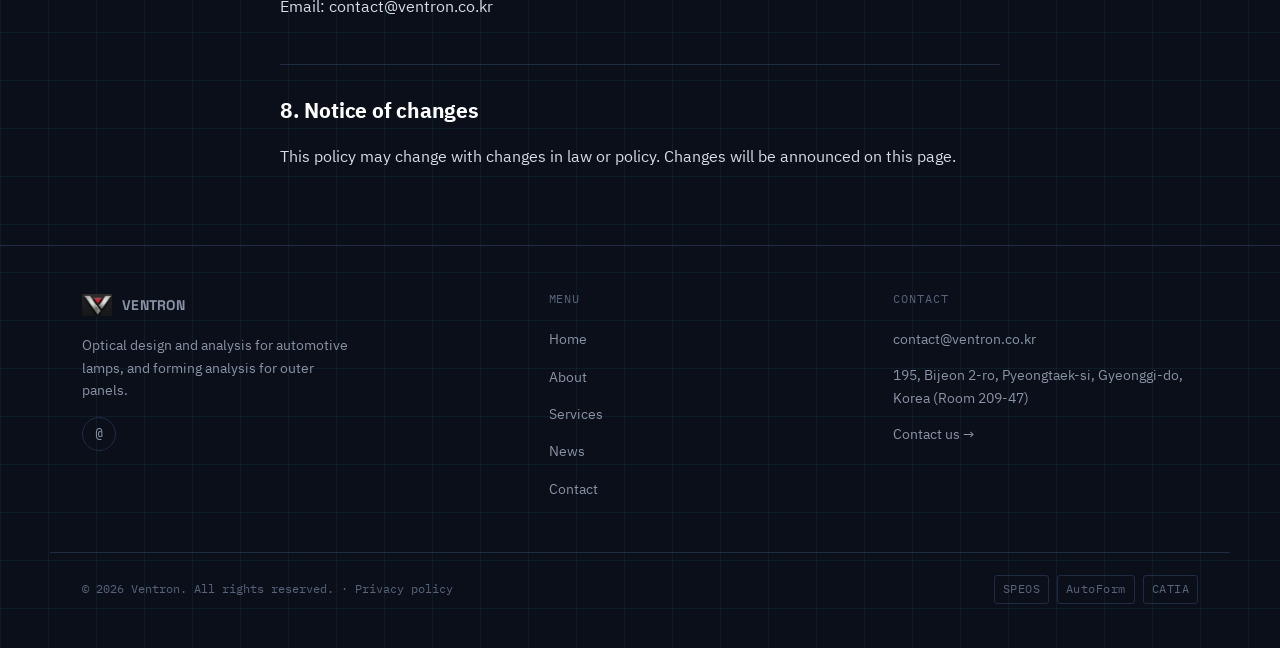
<file: privacy/index.html>
<!DOCTYPE html>

<html lang="en">
<head>
<meta charset="utf-8"/>
<meta content="width=device-width, initial-scale=1.0" name="viewport"/>
<title data-ko="개인정보처리방침 | 벤트론 Ventron">Privacy policy | Ventron</title>
<meta content="Ventron privacy policy." data-ko-content="벤트론 개인정보처리방침" name="description"/>
<link href="../style.css" rel="stylesheet"/>
</head>
<body>
<header class="site">
<div class="nav">
<a class="logo" href="../index.html"><img alt="Ventron logo" class="mark-icon" data-ko-alt="Ventron 로고" src="../img/logo-icon.jpg"/>VENTRON</a>
<button aria-label="Open menu" class="navtoggle" data-ko-aria-label="메뉴 열기" onclick="this.classList.toggle('open');document.querySelector('.navlinks').classList.toggle('open');document.body.classList.toggle('menu-lock');window.scrollTo(0,0)">
<span></span><span></span><span></span>
</button>
<div class="navlinks">
<a data-ko="홈" href="../index.html">Home</a>
<a data-ko="회사소개" href="../about.html">About</a>
<a data-ko="사업분야" href="../business.html">Services</a>
<a data-ko="소식" href="../insights.html">News</a>
<a data-ko="문의" href="../contact.html">Contact</a>
</div>
</div>
</header>
<main>
<div class="wrap" style="padding: 76px 0 0;">
<div class="article">
<span class="eyebrow">LEGAL</span>
<h1 data-ko="개인정보처리방침">Privacy policy</h1>
<p class="postmeta" data-ko="시행일자 2026.10.01 · 벤트론">Effective 2026.10.01 · Ventron</p>
<div class="body">
<p data-ko='벤트론(이하 "회사")은 이용자의 개인정보를 소중히 다루며, 관련 법령을 준수합니다.'>Ventron (“the Company”) handles users’ personal information with care and complies with applicable laws.</p>
<h2 data-ko="1. 수집하는 개인정보 항목 및 수집 방법">1. Personal information collected and how it is collected</h2>
<p data-ko="회사는 별도의 회원가입이나 온라인 신청 양식을 운영하지 않습니다. 이용자가 이메일(contact@ventron.co.kr)로 문의할 경우, 이용자가 자발적으로 기재한 다음 정보가 수집될 수 있습니다.">The Company does not operate membership registration or online application forms. If you contact us by email (contact@ventron.co.kr), the following information that you provide voluntarily may be collected.</p>
<ul>
<li data-ko="이름, 이메일 주소, 연락처(기재 시), 문의 내용">Name, email address, phone number (if provided), content of the inquiry</li>
</ul>
<h2 data-ko="2. 개인정보의 수집 및 이용 목적">2. Purpose of collection and use</h2>
<ul>
<li data-ko="문의 및 프로젝트 상담 응대">Responding to inquiries and project consultations</li>
<li data-ko="문의에 대한 회신 및 처리 결과 안내">Replying to inquiries and reporting the outcome</li>
</ul>
<h2 data-ko="3. 개인정보의 보유 및 이용 기간">3. Retention period</h2>
<p data-ko="문의 처리가 완료된 후에는 관련 법령에 특별한 규정이 없는 한 지체 없이 파기합니다. 이용자가 삭제를 요청하는 경우 즉시 파기합니다.">Once an inquiry has been handled, the information is destroyed without delay unless the law provides otherwise. If you ask us to delete it, we destroy it immediately.</p>
<h2 data-ko="4. 개인정보의 제3자 제공">4. Provision to third parties</h2>
<p data-ko="회사는 이용자의 개인정보를 외부에 제공하지 않습니다.">The Company does not provide users’ personal information to outside parties.</p>
<h2 data-ko="5. 쿠키 등 자동 수집 장치">5. Cookies and automatic collection tools</h2>
<p data-ko="본 홈페이지는 별도의 방문자 분석 도구나 쿠키를 사용하지 않습니다.">This website uses no visitor analytics tools or cookies.</p>
<h2 data-ko="6. 정보주체의 권리">6. Your rights</h2>
<p data-ko="이용자는 언제든지 자신의 개인정보에 대한 열람, 정정, 삭제를 요청할 수 있습니다. 요청은 이메일(contact@ventron.co.kr)로 접수해 주시면 지체 없이 조치합니다.">You may ask at any time to view, correct or delete your personal information. Send the request by email (contact@ventron.co.kr) and we will act without delay.</p>
<h2 data-ko="7. 개인정보 보호책임자">7. Privacy officer</h2>
<p data-ko="담당: 벤트론&lt;br/&gt;이메일: contact@ventron.co.kr">In charge: Ventron<br/>Email: contact@ventron.co.kr</p>
<h2 data-ko="8. 고지의 의무">8. Notice of changes</h2>
<p data-ko="본 방침은 법령, 정책 변경에 따라 내용이 변경될 수 있으며, 변경 시 본 페이지를 통해 공지합니다.">This policy may change with changes in law or policy. Changes will be announced on this page.</p>
</div>
</div>
</div>
</main>
<footer class="site" style="margin-top: 76px;">
<div class="wrap footupper">
<div class="footcol">
<a class="logo" href="../index.html"><img alt="Ventron logo" class="mark-icon" data-ko-alt="Ventron 로고" src="../img/logo-icon.jpg"/>VENTRON</a>
<p class="brandline" data-ko="자동차 램프 광학설계·해석과 외판 금형성형해석.">Optical design and analysis for automotive lamps, and forming analysis for outer panels.</p>
<div class="footsocial" style="margin-top:16px;">
<a aria-label="이메일" href="mailto:contact@ventron.co.kr">@</a>
</div>
</div>
<div class="footcol">
<span class="tag">MENU</span>
<ul>
<li><a data-ko="홈" href="../index.html">Home</a></li>
<li><a data-ko="회사소개" href="../about.html">About</a></li>
<li><a data-ko="사업분야" href="../business.html">Services</a></li>
<li><a data-ko="소식" href="../insights.html">News</a></li>
<li><a data-ko="문의" href="../contact.html">Contact</a></li>
</ul>
</div>
<div class="footcol">
<span class="tag">CONTACT</span>
<ul>
<li><a href="mailto:contact@ventron.co.kr">contact@ventron.co.kr</a></li>
<li data-ko="경기도 평택시 비전2로 195, 209-47호" style="color:var(--text-dim); font-size:14px;">195, Bijeon 2-ro, Pyeongtaek-si, Gyeonggi-do, Korea (Room 209-47)</li>
<li><a data-ko="문의하기 →" href="../contact.html">Contact us →</a></li>
</ul>
</div>
</div>
<div class="wrap footbottom">
<span>© 2026 Ventron. All rights reserved. · <a data-ko="개인정보처리방침" href="index.html">Privacy policy</a></span>
<div class="toolbadges">
<span>SPEOS</span><span>AutoForm</span><span>CATIA</span>
</div>
</div>
</footer>
<script defer="" src="../script.js"></script><script defer="" src="../lang.js"></script>
</body>
</html>
</file>
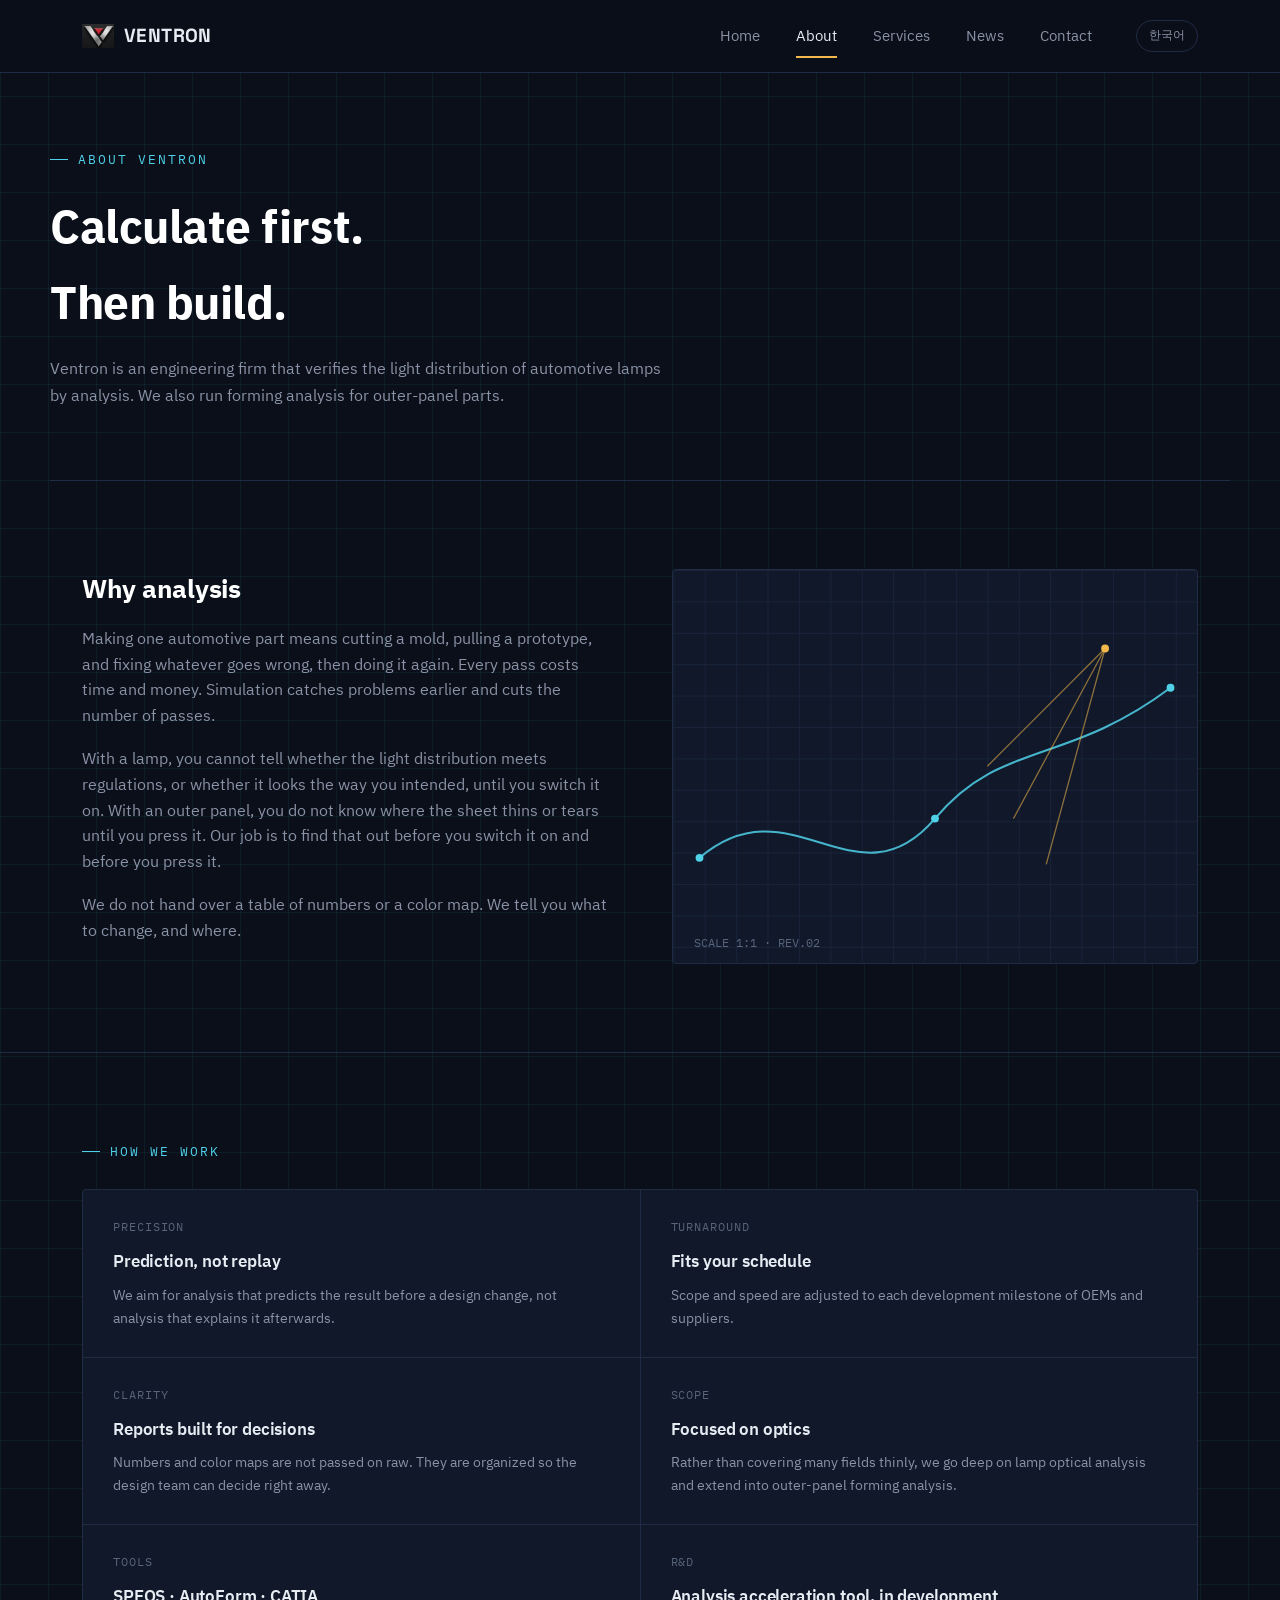
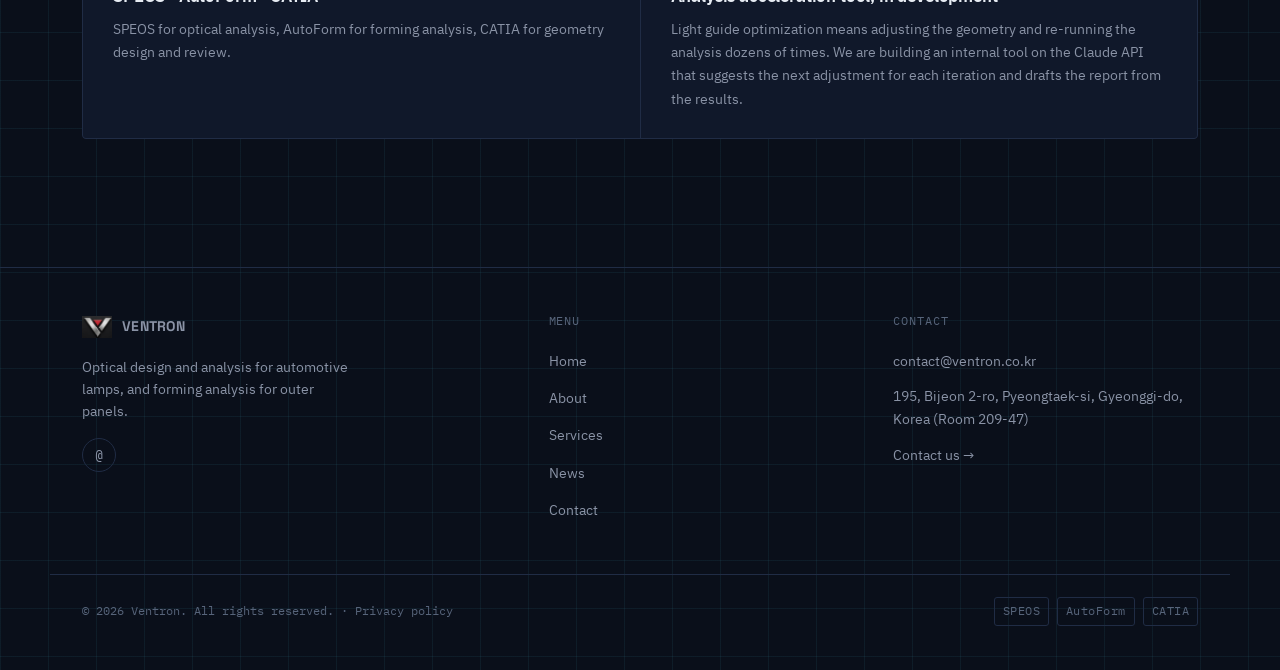
<file: about.html>
<!DOCTYPE html>

<html lang="en">
<head>
<meta charset="utf-8"/>
<meta content="width=device-width, initial-scale=1.0" name="viewport"/>
<title data-ko="회사소개 | 벤트론 Ventron">About | Ventron</title>
<meta content="Ventron is an engineering firm for automotive lamp optical design and analysis. Our approach and capabilities." data-ko-content="자동차 램프 광학설계 및 해석 전문 기업, 벤트론의 엔지니어링 철학과 역량을 소개합니다." name="description"/>
<link href="style.css" rel="stylesheet"/>
<style>
  .philgrid{
    display: grid;
    grid-template-columns: 1fr 1fr;
    gap: 64px;
    align-items: start;
  }
  @media (max-width: 860px){ .philgrid{ grid-template-columns: 1fr; gap: 40px; } }
  .philgrid h2{ font-size: 26px; line-height: 1.5; }
  .philgrid p{ color: var(--text-dim); font-size: 15.5px; margin: 18px 0 0; }

  .blueprint{
    aspect-ratio: 4/3;
    border: 1px solid var(--border);
    border-radius: 4px;
    background: var(--bg-panel);
    position: relative;
    overflow: hidden;
  }
  .blueprint svg{ width: 100%; height: 100%; }

  .capslist{
    display: grid;
    grid-template-columns: repeat(2, 1fr);
    gap: 1px;
    background: var(--border);
    border: 1px solid var(--border);
    border-radius: 4px;
    overflow: hidden;
  }
  @media (max-width: 640px){ .capslist{ grid-template-columns: 1fr; } }
  .capitem{
    background: var(--bg-panel);
    padding: 28px 30px;
  }
  .capitem .tag{ margin-bottom: 10px; display:block; }
  .capitem h3{ font-size: 16.5px; font-weight: 600; color: var(--text); margin-bottom: 8px; }
  .capitem p{ color: var(--text-dim); font-size: 14px; margin: 0; }
</style>
</head>
<body>
<header class="site">
<div class="nav">
<a class="logo" href="index.html"><img alt="Ventron logo" class="mark-icon" data-ko-alt="Ventron 로고" src="img/logo-icon.jpg"/>VENTRON</a>
<button aria-label="Open menu" class="navtoggle" data-ko-aria-label="메뉴 열기" onclick="this.classList.toggle('open');document.querySelector('.navlinks').classList.toggle('open');document.body.classList.toggle('menu-lock');window.scrollTo(0,0)">
<span></span><span></span><span></span>
</button>
<div class="navlinks">
<a data-ko="홈" href="index.html">Home</a>
<a class="active" data-ko="회사소개" href="about.html">About</a>
<a data-ko="사업분야" href="business.html">Services</a>
<a data-ko="소식" href="insights.html">News</a>
<a data-ko="문의" href="contact.html">Contact</a>
</div>
</div>
</header>
<main>
<div class="wrap pagehead">
<span class="eyebrow">ABOUT VENTRON</span>
<h1 data-ko="먼저 계산하고,&lt;br/&gt;그다음에 만듭니다.">Calculate first.<br/>Then build.</h1>
<p data-ko="벤트론은 자동차 램프의 배광 성능을 해석으로 검증하는 엔지니어링 기업입니다. 외판 부품 성형해석도 함께 수행합니다.">Ventron is an engineering firm that verifies the light distribution of automotive lamps by analysis. We also run forming analysis for outer-panel parts.</p>
</div>
<section>
<div class="wrap philgrid">
<div>
<h2 data-ko="왜 해석인가">Why analysis</h2>
<p data-ko="자동차 부품 하나 만드는 데 금형 제작하고, 시제품 뽑고, 문제 생기면 또 고치고. 이 과정이 반복될수록 시간이랑 돈이 같이 나갑니다. 시뮬레이션으로 미리 걸러내면 이 반복을 줄일 수 있습니다.">Making one automotive part means cutting a mold, pulling a prototype, and fixing whatever goes wrong, then doing it again. Every pass costs time and money. Simulation catches problems earlier and cuts the number of passes.</p>
<p data-ko="램프는 실제로 켜보기 전에 배광이 법규에 맞는지, 원하는 느낌이 나오는지 알기 어렵습니다. 외판 부품도 마찬가지로 프레스로 찍어보기 전엔 어디서 두께가 얇아지고 어디서 찢어질지 모릅니다. 저희가 하는 일은 그걸 찍어보기 전에, 켜보기 전에 미리 확인하는 겁니다.">With a lamp, you cannot tell whether the light distribution meets regulations, or whether it looks the way you intended, until you switch it on. With an outer panel, you do not know where the sheet thins or tears until you press it. Our job is to find that out before you switch it on and before you press it.</p>
<p data-ko="해석 결과를 그냥 숫자표나 컬러맵으로만 드리지는 않습니다. 어디를 어떻게 바꾸면 되는지까지 정리해서 전달합니다.">We do not hand over a table of numbers or a color map. We tell you what to change, and where.</p>
</div>
<div aria-label="측정 격자와 단면 곡선이 표현된 기술 도면 이미지" class="blueprint reveal" role="img">
<svg viewbox="0 0 400 300" xmlns="http://www.w3.org/2000/svg">
<defs>
<pattern height="24" id="g" patternunits="userSpaceOnUse" width="24">
<path d="M24 0H0V24" fill="none" stroke="#1c2740" stroke-width="1"></path>
</pattern>
</defs>
<rect fill="url(#g)" height="300" width="400"></rect>
<path d="M20 220 C 90 160, 140 260, 200 190 C 250 130, 300 150, 380 90" fill="none" opacity="0.85" stroke="#4fd1e8" stroke-width="1.6"></path>
<circle cx="20" cy="220" fill="#4fd1e8" r="3"></circle>
<circle cx="200" cy="190" fill="#4fd1e8" r="3"></circle>
<circle cx="380" cy="90" fill="#4fd1e8" r="3"></circle>
<circle cx="330" cy="60" fill="#f2b84b" r="3"></circle>
<g opacity="0.55" stroke="#f2b84b" stroke-width="1">
<line x1="330" x2="240" y1="60" y2="150"></line>
<line x1="330" x2="260" y1="60" y2="190"></line>
<line x1="330" x2="285" y1="60" y2="225"></line>
</g>
<text fill="#57647a" font-family="IBM Plex Mono, monospace" font-size="9" x="16" y="288">SCALE 1:1 · REV.02</text>
</svg>
</div>
</div>
</section>
<section>
<div class="wrap">
<span class="eyebrow">HOW WE WORK</span>
<div class="capslist" style="margin-top:28px;">
<div class="capitem reveal">
<span class="tag">PRECISION</span>
<h3 data-ko="재현이 아닌 예측">Prediction, not replay</h3>
<p data-ko="현상을 사후에 설명하는 해석이 아니라, 설계 변경 전에 결과를 예측하는 해석을 지향합니다.">We aim for analysis that predicts the result before a design change, not analysis that explains it afterwards.</p>
</div>
<div class="capitem reveal">
<span class="tag">TURNAROUND</span>
<h3 data-ko="개발 일정에 맞춘 대응">Fits your schedule</h3>
<p data-ko="완성차·부품사의 개발 단계별 마감에 맞춰 검토 범위와 속도를 조정합니다.">Scope and speed are adjusted to each development milestone of OEMs and suppliers.</p>
</div>
<div class="capitem reveal">
<span class="tag">CLARITY</span>
<h3 data-ko="결정을 위한 리포트">Reports built for decisions</h3>
<p data-ko="수치와 컬러맵을 그대로 전달하지 않고, 설계팀이 바로 판단할 수 있는 형태로 정리합니다.">Numbers and color maps are not passed on raw. They are organized so the design team can decide right away.</p>
</div>
<div class="capitem reveal">
<span class="tag">SCOPE</span>
<h3 data-ko="광학 해석에 집중">Focused on optics</h3>
<p data-ko="여러 영역을 얕게 다루기보다, 램프 광학해석을 중심으로 깊이 파고들고 외판 성형해석으로 영역을 넓힙니다.">Rather than covering many fields thinly, we go deep on lamp optical analysis and extend into outer-panel forming analysis.</p>
</div>
<div class="capitem reveal">
<span class="tag">TOOLS</span>
<h3>SPEOS · AutoForm · CATIA</h3>
<p data-ko="광학해석은 SPEOS, 성형해석은 AutoForm, 형상 설계·검토는 CATIA를 사용합니다.">SPEOS for optical analysis, AutoForm for forming analysis, CATIA for geometry design and review.</p>
</div>
<div class="capitem reveal">
<span class="tag">R&amp;D</span>
<h3 data-ko="Claude 기반 해석 가속 툴 개발 중">Analysis acceleration tool, in development</h3>
<p data-ko="라이트가이드 최적화는 형상 조정과 재해석을 수십 번 반복해야 해서 시간이 많이 걸립니다. Claude API로 반복 구간의 다음 조정값을 제안하고, 해석 결과를 리포트 초안으로 정리하는 내부 툴을 개발하고 있습니다.">Light guide optimization means adjusting the geometry and re-running the analysis dozens of times. We are building an internal tool on the Claude API that suggests the next adjustment for each iteration and drafts the report from the results.</p>
</div>
</div>
</div>
</section>
</main>
<footer class="site">
<div class="wrap footupper">
<div class="footcol">
<a class="logo" href="index.html"><img alt="Ventron logo" class="mark-icon" data-ko-alt="Ventron 로고" src="img/logo-icon.jpg"/>VENTRON</a>
<p class="brandline" data-ko="자동차 램프 광학설계·해석과 외판 금형성형해석.">Optical design and analysis for automotive lamps, and forming analysis for outer panels.</p>
<div class="footsocial" style="margin-top:16px;">
<a aria-label="이메일" href="mailto:contact@ventron.co.kr">@</a>
</div>
</div>
<div class="footcol">
<span class="tag">MENU</span>
<ul>
<li><a data-ko="홈" href="index.html">Home</a></li>
<li><a data-ko="회사소개" href="about.html">About</a></li>
<li><a data-ko="사업분야" href="business.html">Services</a></li>
<li><a data-ko="소식" href="insights.html">News</a></li>
<li><a data-ko="문의" href="contact.html">Contact</a></li>
</ul>
</div>
<div class="footcol">
<span class="tag">CONTACT</span>
<ul>
<li><a href="mailto:contact@ventron.co.kr">contact@ventron.co.kr</a></li>
<li data-ko="경기도 평택시 비전2로 195, 209-47호" style="color:var(--text-dim); font-size:14px;">195, Bijeon 2-ro, Pyeongtaek-si, Gyeonggi-do, Korea (Room 209-47)</li>
<li><a data-ko="문의하기 →" href="contact.html">Contact us →</a></li>
</ul>
</div>
</div>
<div class="wrap footbottom">
<span>© 2026 Ventron. All rights reserved. · <a data-ko="개인정보처리방침" href="privacy/index.html">Privacy policy</a></span>
<div class="toolbadges">
<span>SPEOS</span><span>AutoForm</span><span>CATIA</span>
</div>
</div>
</footer>
<script defer="" src="script.js"></script><script defer="" src="lang.js"></script>
</body>
</html>
</file>
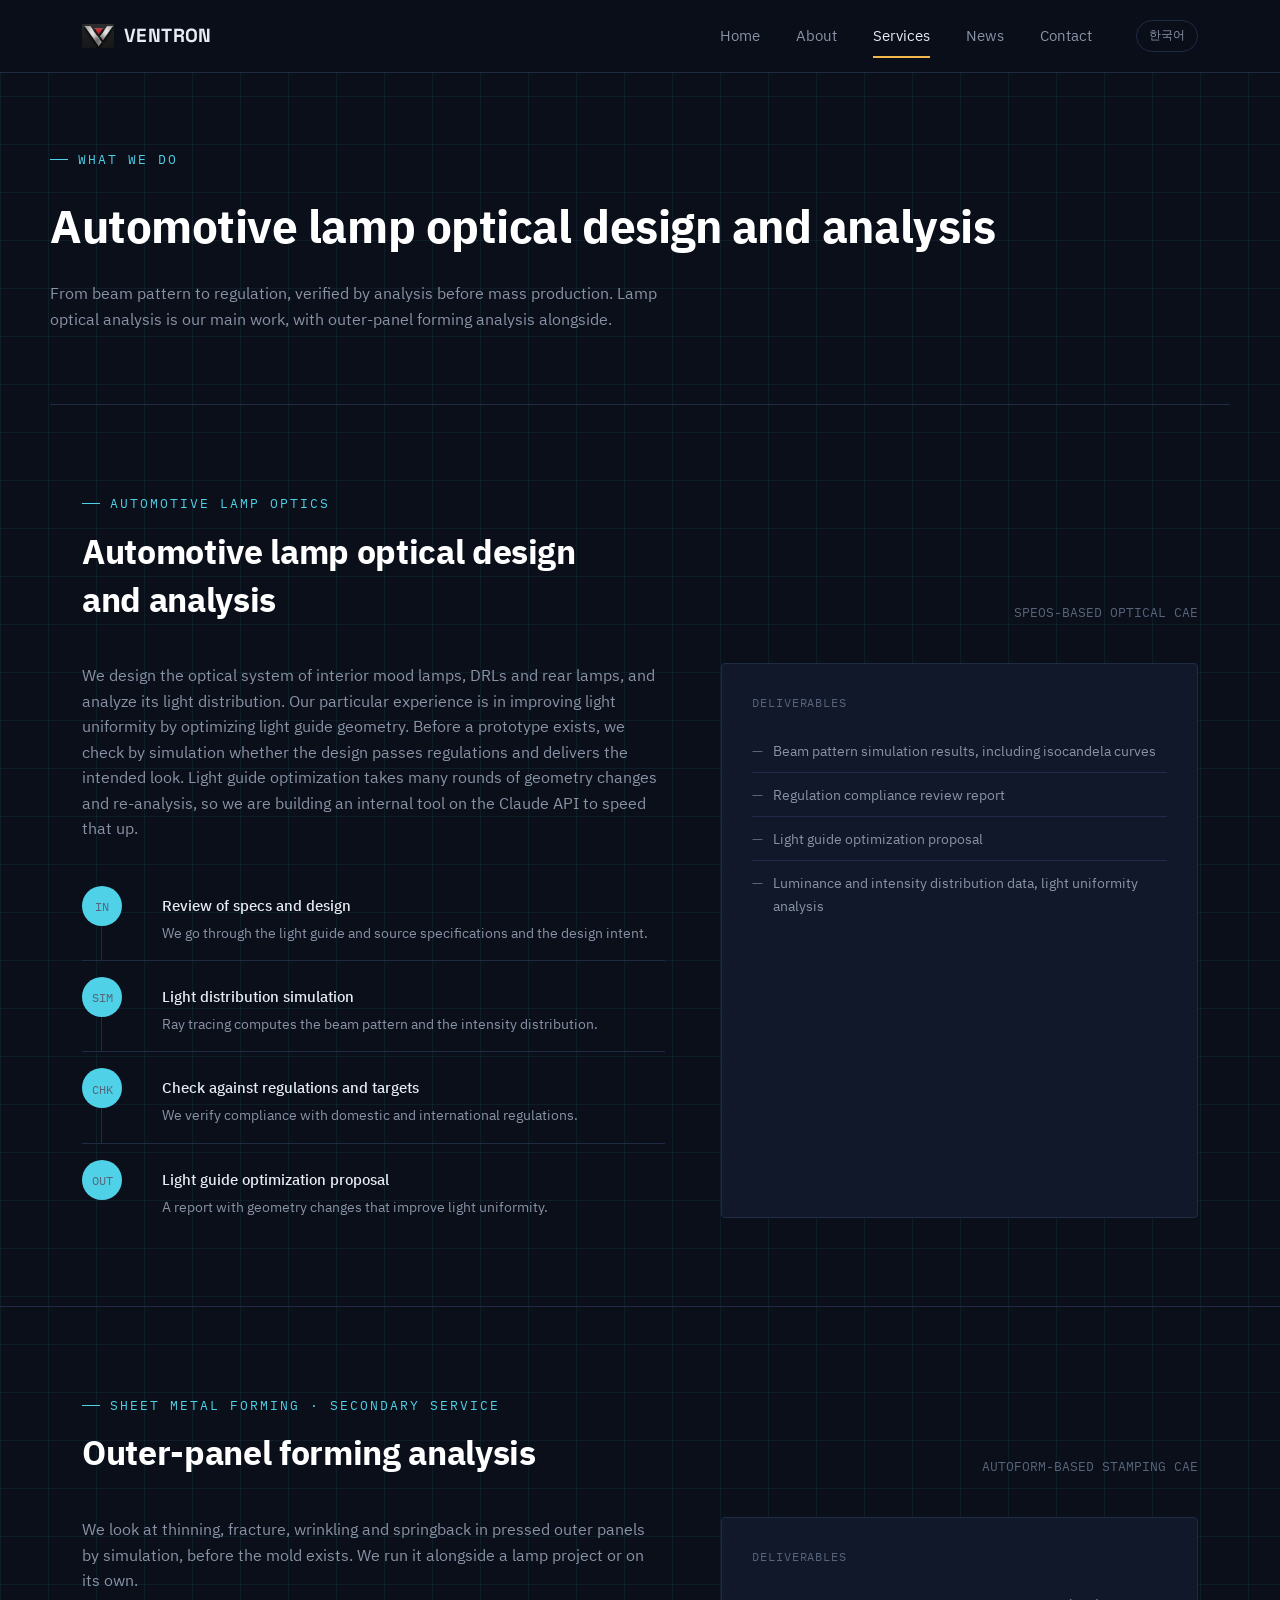
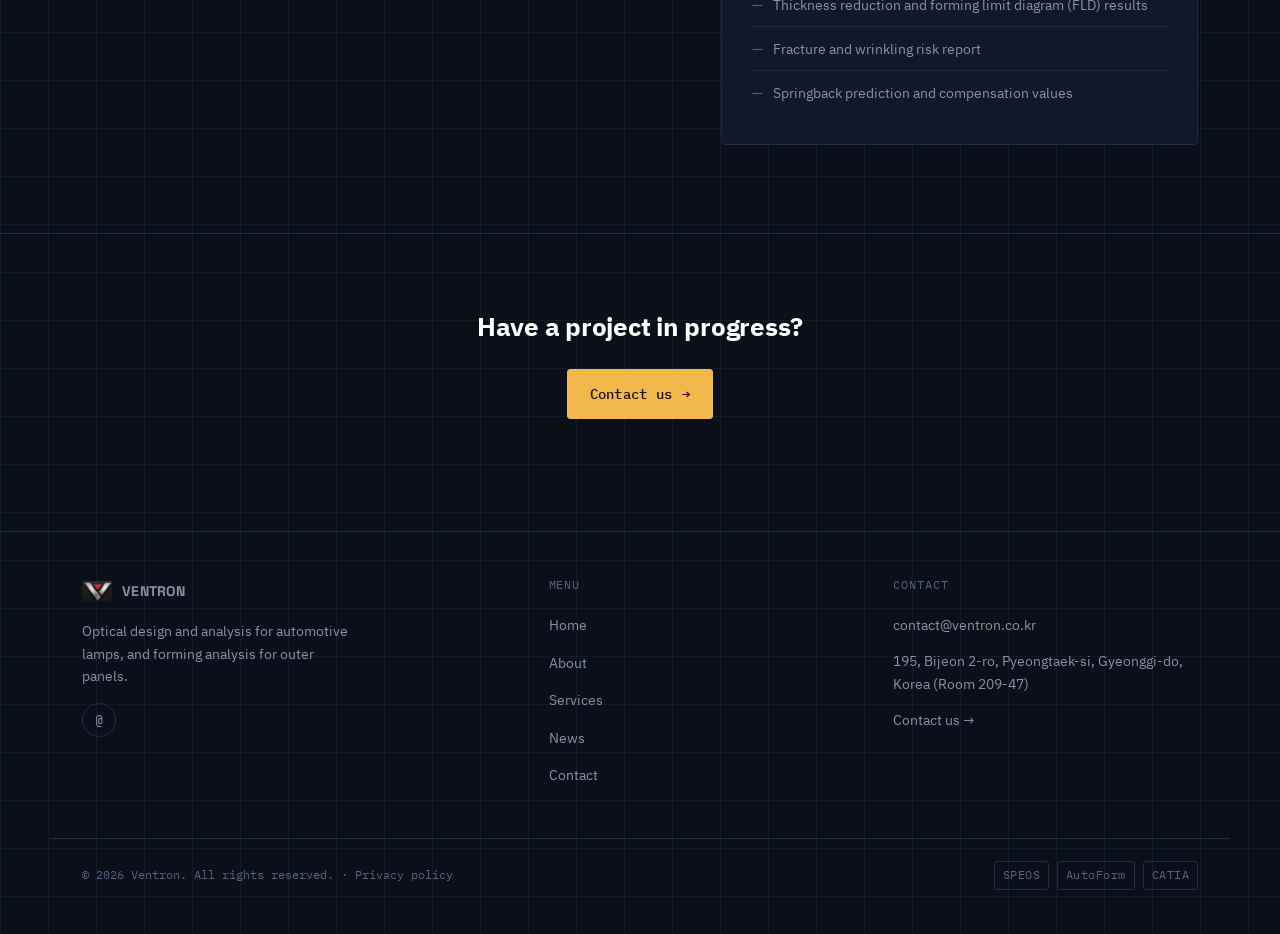
<file: business.html>
<!DOCTYPE html>

<html lang="en">
<head>
<meta charset="utf-8"/>
<meta content="width=device-width, initial-scale=1.0" name="viewport"/>
<title data-ko="사업분야 | 벤트론 Ventron">Services | Ventron</title>
<meta content="Optical design and analysis for automotive lamps, and forming analysis for outer panels." data-ko-content="벤트론의 자동차 램프 광학설계 및 해석, 외판 금형성형해석 서비스를 소개합니다." name="description"/>
<link href="style.css" rel="stylesheet"/>
<style>
  .svcblock{ padding: 88px 0; }
  .svcblock + .svcblock{ border-top: 1px solid var(--border); }
  .svchead{
    display: flex;
    justify-content: space-between;
    align-items: flex-end;
    gap: 24px;
    flex-wrap: wrap;
    margin-bottom: 40px;
  }
  .svchead h2{ font-size: clamp(26px, 3.4vw, 34px); margin-top: 14px; max-width: 560px; line-height: 1.4; }
  .svcnum{ font-family: var(--font-mono); font-size: 13px; color: var(--text-faint); }

  .svcbody{
    display: grid;
    grid-template-columns: 1.1fr 0.9fr;
    gap: 56px;
  }
  @media (max-width: 860px){ .svcbody{ grid-template-columns: 1fr; gap: 36px; } }
  .svcbody p.desc{ color: var(--text-dim); font-size: 15.5px; margin: 0 0 28px; }

  .proc{ list-style: none; margin: 0; padding: 0; }
  .proc li{
    display: grid;
    grid-template-columns: 64px 1fr;
    gap: 16px;
    padding: 16px 0;
    border-top: 1px solid var(--border);
    font-size: 14.5px;
  }
  .proc li:first-child{ border-top: none; }
  .proc .step{ font-family: var(--font-mono); font-size: 12px; color: var(--text-faint); padding-top: 2px; }
  .proc .stepname{ color: var(--text); font-weight: 500; margin-bottom: 4px; }
  .proc .stepdesc{ color: var(--text-dim); font-size: 13.5px; }

  .deliver{
    background: var(--bg-panel);
    border: 1px solid var(--border);
    border-radius: 4px;
    padding: 30px;
  }
  .deliver .tag{ margin-bottom: 16px; display: block; }
  .deliver ul{ margin: 0; padding: 0; list-style: none; }
  .deliver li{
    font-size: 14px;
    color: var(--text-dim);
    padding: 10px 0;
    border-top: 1px solid var(--border);
    display: flex;
    gap: 10px;
  }
  .deliver li:first-child{ border-top: none; }
  .deliver li::before{ content: '—'; color: var(--text-faint); flex-shrink: 0; }

  .cta-strip{
    padding: 72px 0;
    text-align: center;
  }
  .cta-strip h2{ font-size: 26px; margin-bottom: 20px; }
</style>
</head>
<body>
<header class="site">
<div class="nav">
<a class="logo" href="index.html"><img alt="Ventron logo" class="mark-icon" data-ko-alt="Ventron 로고" src="img/logo-icon.jpg"/>VENTRON</a>
<button aria-label="Open menu" class="navtoggle" data-ko-aria-label="메뉴 열기" onclick="this.classList.toggle('open');document.querySelector('.navlinks').classList.toggle('open');document.body.classList.toggle('menu-lock');window.scrollTo(0,0)">
<span></span><span></span><span></span>
</button>
<div class="navlinks">
<a data-ko="홈" href="index.html">Home</a>
<a data-ko="회사소개" href="about.html">About</a>
<a class="active" data-ko="사업분야" href="business.html">Services</a>
<a data-ko="소식" href="insights.html">News</a>
<a data-ko="문의" href="contact.html">Contact</a>
</div>
</div>
</header>
<main>
<div class="wrap pagehead">
<span class="eyebrow">WHAT WE DO</span>
<h1 data-ko="자동차 램프 광학설계 및 해석">Automotive lamp optical design and analysis</h1>
<p data-ko="배광부터 법규 대응까지, 양산 전에 해석으로 검증합니다. 램프 광학해석을 주력으로, 외판 금형성형해석을 함께 수행합니다.">From beam pattern to regulation, verified by analysis before mass production. Lamp optical analysis is our main work, with outer-panel forming analysis alongside.</p>
</div>
<section class="svcblock" id="optics">
<div class="wrap">
<div class="svchead">
<div>
<span class="eyebrow">AUTOMOTIVE LAMP OPTICS</span>
<h2 data-ko="자동차 램프 광학설계 및 해석">Automotive lamp optical design and analysis</h2>
</div>
<span class="svcnum">SPEOS-BASED OPTICAL CAE</span>
</div>
<div class="svcbody">
<div>
<p class="desc" data-ko="인테리어 무드램프, DRL, 리어램프의 광학 시스템을 설계하고 배광 성능을 해석합니다. 특히 라이트가이드 형상 최적화를 통한 광 균일도 개선에 경험이 있습니다. 시제품을 뽑기 전에 법규 기준을 통과하는지, 의도한 디자인이 나오는지를 시뮬레이션으로 먼저 확인합니다. 라이트가이드 최적화는 형상 조정과 재해석을 여러 번 반복해야 해서, 이 과정을 가속하는 Claude 기반 내부 툴을 개발하고 있습니다.">We design the optical system of interior mood lamps, DRLs and rear lamps, and analyze its light distribution. Our particular experience is in improving light uniformity by optimizing light guide geometry. Before a prototype exists, we check by simulation whether the design passes regulations and delivers the intended look. Light guide optimization takes many rounds of geometry changes and re-analysis, so we are building an internal tool on the Claude API to speed that up.</p>
<ul class="proc">
<li>
<span class="step">IN</span>
<div>
<div class="stepname" data-ko="광학계 사양 및 디자인 검토">Review of specs and design</div>
<div class="stepdesc" data-ko="라이트가이드·광원 스펙, 디자인 의도를 파악합니다.">We go through the light guide and source specifications and the design intent.</div>
</div>
</li>
<li>
<span class="step">SIM</span>
<div>
<div class="stepname" data-ko="배광 성능 시뮬레이션">Light distribution simulation</div>
<div class="stepdesc" data-ko="광선추적 해석으로 배광 패턴과 광도 분포를 계산합니다.">Ray tracing computes the beam pattern and the intensity distribution.</div>
</div>
</li>
<li>
<span class="step">CHK</span>
<div>
<div class="stepname" data-ko="법규·성능 기준 대조">Check against regulations and targets</div>
<div class="stepdesc" data-ko="국내외 법규 기준 대비 충족 여부를 확인합니다.">We verify compliance with domestic and international regulations.</div>
</div>
</li>
<li>
<span class="step">OUT</span>
<div>
<div class="stepname" data-ko="라이트가이드 형상 최적화 제안">Light guide optimization proposal</div>
<div class="stepdesc" data-ko="광 균일도 개선을 위한 형상 수정안을 리포트로 전달합니다.">A report with geometry changes that improve light uniformity.</div>
</div>
</li>
</ul>
</div>
<div class="deliver reveal">
<span class="tag">DELIVERABLES</span>
<ul>
<li data-ko="배광 패턴 시뮬레이션 결과 (등광도 곡선 포함)">Beam pattern simulation results, including isocandela curves</li>
<li data-ko="법규 기준 충족 여부 검토 리포트">Regulation compliance review report</li>
<li data-ko="라이트가이드 형상 최적화안">Light guide optimization proposal</li>
<li data-ko="휘도·광도 분포 데이터, 광 균일도 분석">Luminance and intensity distribution data, light uniformity analysis</li>
</ul>
</div>
</div>
</div>
</section>
<section class="svcblock" id="forming">
<div class="wrap">
<div class="svchead">
<div>
<span class="eyebrow" data-ko="SHEET METAL FORMING · 보조 서비스">SHEET METAL FORMING · SECONDARY SERVICE</span>
<h2 data-ko="외판 금형성형해석">Outer-panel forming analysis</h2>
</div>
<span class="svcnum">AUTOFORM-BASED STAMPING CAE</span>
</div>
<div class="svcbody">
<div>
<p class="desc" data-ko="자동차 외판 부품을 프레스로 찍을 때 생기는 두께 감소, 파단, 주름, 스프링백 같은 문제를 금형 만들기 전에 시뮬레이션으로 미리 봅니다. 램프 프로젝트와 같이 진행하기도 하고, 이 작업만 따로 맡기도 합니다.">We look at thinning, fracture, wrinkling and springback in pressed outer panels by simulation, before the mold exists. We run it alongside a lamp project or on its own.</p>
</div>
<div class="deliver reveal">
<span class="tag">DELIVERABLES</span>
<ul>
<li data-ko="두께 감소율 / 성형한계도(FLD) 분석 결과">Thickness reduction and forming limit diagram (FLD) results</li>
<li data-ko="파단·주름 위험 구간 리포트">Fracture and wrinkling risk report</li>
<li data-ko="스프링백 예측 및 보정값">Springback prediction and compensation values</li>
</ul>
</div>
</div>
</div>
</section>
<section class="cta-strip">
<div class="wrap">
<h2 data-ko="진행 중인 과제가 있으신가요?">Have a project in progress?</h2>
<a class="btn btn-primary" data-ko='문의하기 &lt;span class="btn-arrow"&gt;→&lt;/span&gt;' href="contact.html">Contact us <span class="btn-arrow">→</span></a>
</div>
</section>
</main>
<footer class="site">
<div class="wrap footupper">
<div class="footcol">
<a class="logo" href="index.html"><img alt="Ventron logo" class="mark-icon" data-ko-alt="Ventron 로고" src="img/logo-icon.jpg"/>VENTRON</a>
<p class="brandline" data-ko="자동차 램프 광학설계·해석과 외판 금형성형해석.">Optical design and analysis for automotive lamps, and forming analysis for outer panels.</p>
<div class="footsocial" style="margin-top:16px;">
<a aria-label="이메일" href="mailto:contact@ventron.co.kr">@</a>
</div>
</div>
<div class="footcol">
<span class="tag">MENU</span>
<ul>
<li><a data-ko="홈" href="index.html">Home</a></li>
<li><a data-ko="회사소개" href="about.html">About</a></li>
<li><a data-ko="사업분야" href="business.html">Services</a></li>
<li><a data-ko="소식" href="insights.html">News</a></li>
<li><a data-ko="문의" href="contact.html">Contact</a></li>
</ul>
</div>
<div class="footcol">
<span class="tag">CONTACT</span>
<ul>
<li><a href="mailto:contact@ventron.co.kr">contact@ventron.co.kr</a></li>
<li data-ko="경기도 평택시 비전2로 195, 209-47호" style="color:var(--text-dim); font-size:14px;">195, Bijeon 2-ro, Pyeongtaek-si, Gyeonggi-do, Korea (Room 209-47)</li>
<li><a data-ko="문의하기 →" href="contact.html">Contact us →</a></li>
</ul>
</div>
</div>
<div class="wrap footbottom">
<span>© 2026 Ventron. All rights reserved. · <a data-ko="개인정보처리방침" href="privacy/index.html">Privacy policy</a></span>
<div class="toolbadges">
<span>SPEOS</span><span>AutoForm</span><span>CATIA</span>
</div>
</div>
</footer>
<script defer="" src="script.js"></script><script defer="" src="lang.js"></script>
</body>
</html>
</file>
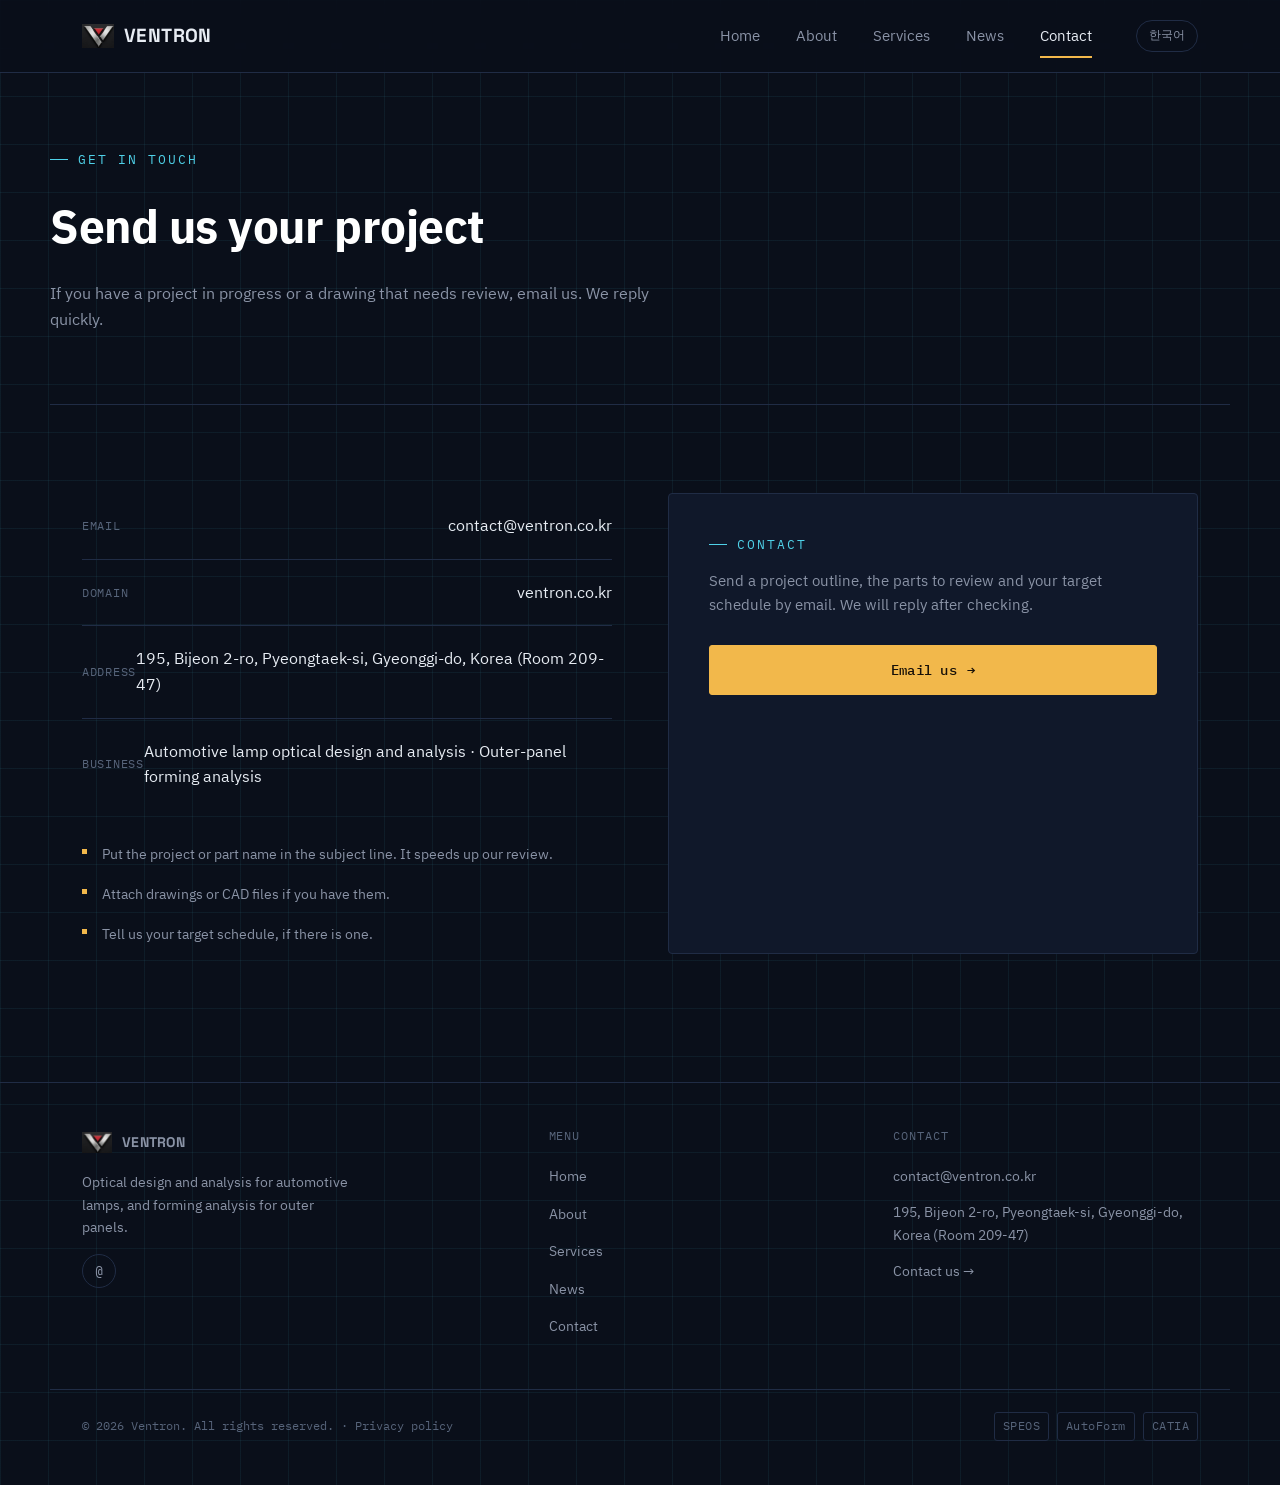
<file: contact.html>
<!DOCTYPE html>

<html lang="en">
<head>
<meta charset="utf-8"/>
<meta content="width=device-width, initial-scale=1.0" name="viewport"/>
<title data-ko="문의 | 벤트론 Ventron">Contact | Ventron</title>
<meta content="Send your project to Ventron." data-ko-content="벤트론에 프로젝트를 문의하세요." name="description"/>
<link href="style.css" rel="stylesheet"/>
<style>
  .contactgrid{
    display: grid;
    grid-template-columns: 1fr 1fr;
    gap: 56px;
  }
  @media (max-width: 860px){ .contactgrid{ grid-template-columns: 1fr; gap: 40px; } }

  .infoline{
    display: flex;
    justify-content: space-between;
    align-items: center;
    padding: 20px 0;
    border-top: 1px solid var(--border);
  }
  .infoline:first-child{ border-top: none; }
  .infoline .label{ font-family: var(--font-mono); font-size: 12px; color: var(--text-faint); letter-spacing: 0.06em; text-transform: uppercase; }
  .infoline .value{ font-size: 15.5px; }
  .infoline a.value:hover{ color: var(--accent-cyan); }

  .askcard{
    background: var(--bg-panel);
    border: 1px solid var(--border);
    border-radius: 4px;
    padding: 40px;
  }
  .askcard p{ color: var(--text-dim); font-size: 14.5px; margin: 14px 0 28px; }
  .askcard .btn{ width: 100%; justify-content: center; }

  .checklist{ list-style: none; margin: 24px 0 0; padding: 0; }
  .checklist li{
    font-size: 13.5px;
    color: var(--text-dim);
    padding: 9px 0 9px 20px;
    position: relative;
  }
  .checklist li::before{
    content: '';
    position: absolute;
    left: 0; top: 15px;
    width: 5px; height: 5px;
    background: var(--accent-amber);
  }
</style>
</head>
<body>
<header class="site">
<div class="nav">
<a class="logo" href="index.html"><img alt="Ventron logo" class="mark-icon" data-ko-alt="Ventron 로고" src="img/logo-icon.jpg"/>VENTRON</a>
<button aria-label="Open menu" class="navtoggle" data-ko-aria-label="메뉴 열기" onclick="this.classList.toggle('open');document.querySelector('.navlinks').classList.toggle('open');document.body.classList.toggle('menu-lock');window.scrollTo(0,0)">
<span></span><span></span><span></span>
</button>
<div class="navlinks">
<a data-ko="홈" href="index.html">Home</a>
<a data-ko="회사소개" href="about.html">About</a>
<a data-ko="사업분야" href="business.html">Services</a>
<a data-ko="소식" href="insights.html">News</a>
<a class="active" data-ko="문의" href="contact.html">Contact</a>
</div>
</div>
</header>
<main>
<div class="wrap pagehead">
<span class="eyebrow">GET IN TOUCH</span>
<h1 data-ko="프로젝트를 문의하세요">Send us your project</h1>
<p data-ko="진행 중인 과제나 검토가 필요한 도면이 있다면 이메일로 편하게 연락해 주세요. 확인 후 빠르게 회신드립니다.">If you have a project in progress or a drawing that needs review, email us. We reply quickly.</p>
</div>
<section>
<div class="wrap contactgrid">
<div>
<div class="infoline">
<span class="label">Email</span>
<a class="value" href="mailto:contact@ventron.co.kr">contact@ventron.co.kr</a>
</div>
<div class="infoline">
<span class="label">Domain</span>
<span class="value">ventron.co.kr</span>
</div>
<div class="infoline">
<span class="label">Address</span>
<span class="value" data-ko="경기도 평택시 비전2로 195, 209-47호">195, Bijeon 2-ro, Pyeongtaek-si, Gyeonggi-do, Korea (Room 209-47)</span>
</div>
<div class="infoline">
<span class="label">Business</span>
<span class="value" data-ko="자동차 램프 광학설계 및 해석 · 외판 금형성형해석">Automotive lamp optical design and analysis · Outer-panel forming analysis</span>
</div>
<ul class="checklist">
<li data-ko="메일 제목에 프로젝트명 또는 부품명을 적어주시면 검토가 빠릅니다.">Put the project or part name in the subject line. It speeds up our review.</li>
<li data-ko="도면·CAD 파일이 있다면 첨부해 주세요.">Attach drawings or CAD files if you have them.</li>
<li data-ko="희망 일정이 있다면 함께 알려주세요.">Tell us your target schedule, if there is one.</li>
</ul>
</div>
<div class="askcard reveal">
<span class="eyebrow">CONTACT</span>
<p data-ko="메일로 프로젝트 개요, 검토가 필요한 부품, 희망 일정을 보내주시면 확인 후 회신드립니다.">Send a project outline, the parts to review and your target schedule by email. We will reply after checking.</p>
<a class="btn btn-primary" data-ko='이메일로 문의하기 &lt;span class="btn-arrow"&gt;→&lt;/span&gt;' data-ko-href="mailto:contact@ventron.co.kr?subject=%5B%EB%AC%B8%EC%9D%98%5D%20%ED%94%84%EB%A1%9C%EC%A0%9D%ED%8A%B8%20%EA%B4%80%EB%A0%A8%20%EB%AC%B8%EC%9D%98" href="mailto:contact@ventron.co.kr?subject=%5BInquiry%5D%20Project%20inquiry">Email us <span class="btn-arrow">→</span></a>
</div>
</div>
</section>
</main>
<footer class="site">
<div class="wrap footupper">
<div class="footcol">
<a class="logo" href="index.html"><img alt="Ventron logo" class="mark-icon" data-ko-alt="Ventron 로고" src="img/logo-icon.jpg"/>VENTRON</a>
<p class="brandline" data-ko="자동차 램프 광학설계·해석과 외판 금형성형해석.">Optical design and analysis for automotive lamps, and forming analysis for outer panels.</p>
<div class="footsocial" style="margin-top:16px;">
<a aria-label="이메일" href="mailto:contact@ventron.co.kr">@</a>
</div>
</div>
<div class="footcol">
<span class="tag">MENU</span>
<ul>
<li><a data-ko="홈" href="index.html">Home</a></li>
<li><a data-ko="회사소개" href="about.html">About</a></li>
<li><a data-ko="사업분야" href="business.html">Services</a></li>
<li><a data-ko="소식" href="insights.html">News</a></li>
<li><a data-ko="문의" href="contact.html">Contact</a></li>
</ul>
</div>
<div class="footcol">
<span class="tag">CONTACT</span>
<ul>
<li><a href="mailto:contact@ventron.co.kr">contact@ventron.co.kr</a></li>
<li data-ko="경기도 평택시 비전2로 195, 209-47호" style="color:var(--text-dim); font-size:14px;">195, Bijeon 2-ro, Pyeongtaek-si, Gyeonggi-do, Korea (Room 209-47)</li>
<li><a data-ko="문의하기 →" href="contact.html">Contact us →</a></li>
</ul>
</div>
</div>
<div class="wrap footbottom">
<span>© 2026 Ventron. All rights reserved. · <a data-ko="개인정보처리방침" href="privacy/index.html">Privacy policy</a></span>
<div class="toolbadges">
<span>SPEOS</span><span>AutoForm</span><span>CATIA</span>
</div>
</div>
</footer>
<script defer="" src="script.js"></script><script defer="" src="lang.js"></script>
</body>
</html>
</file>
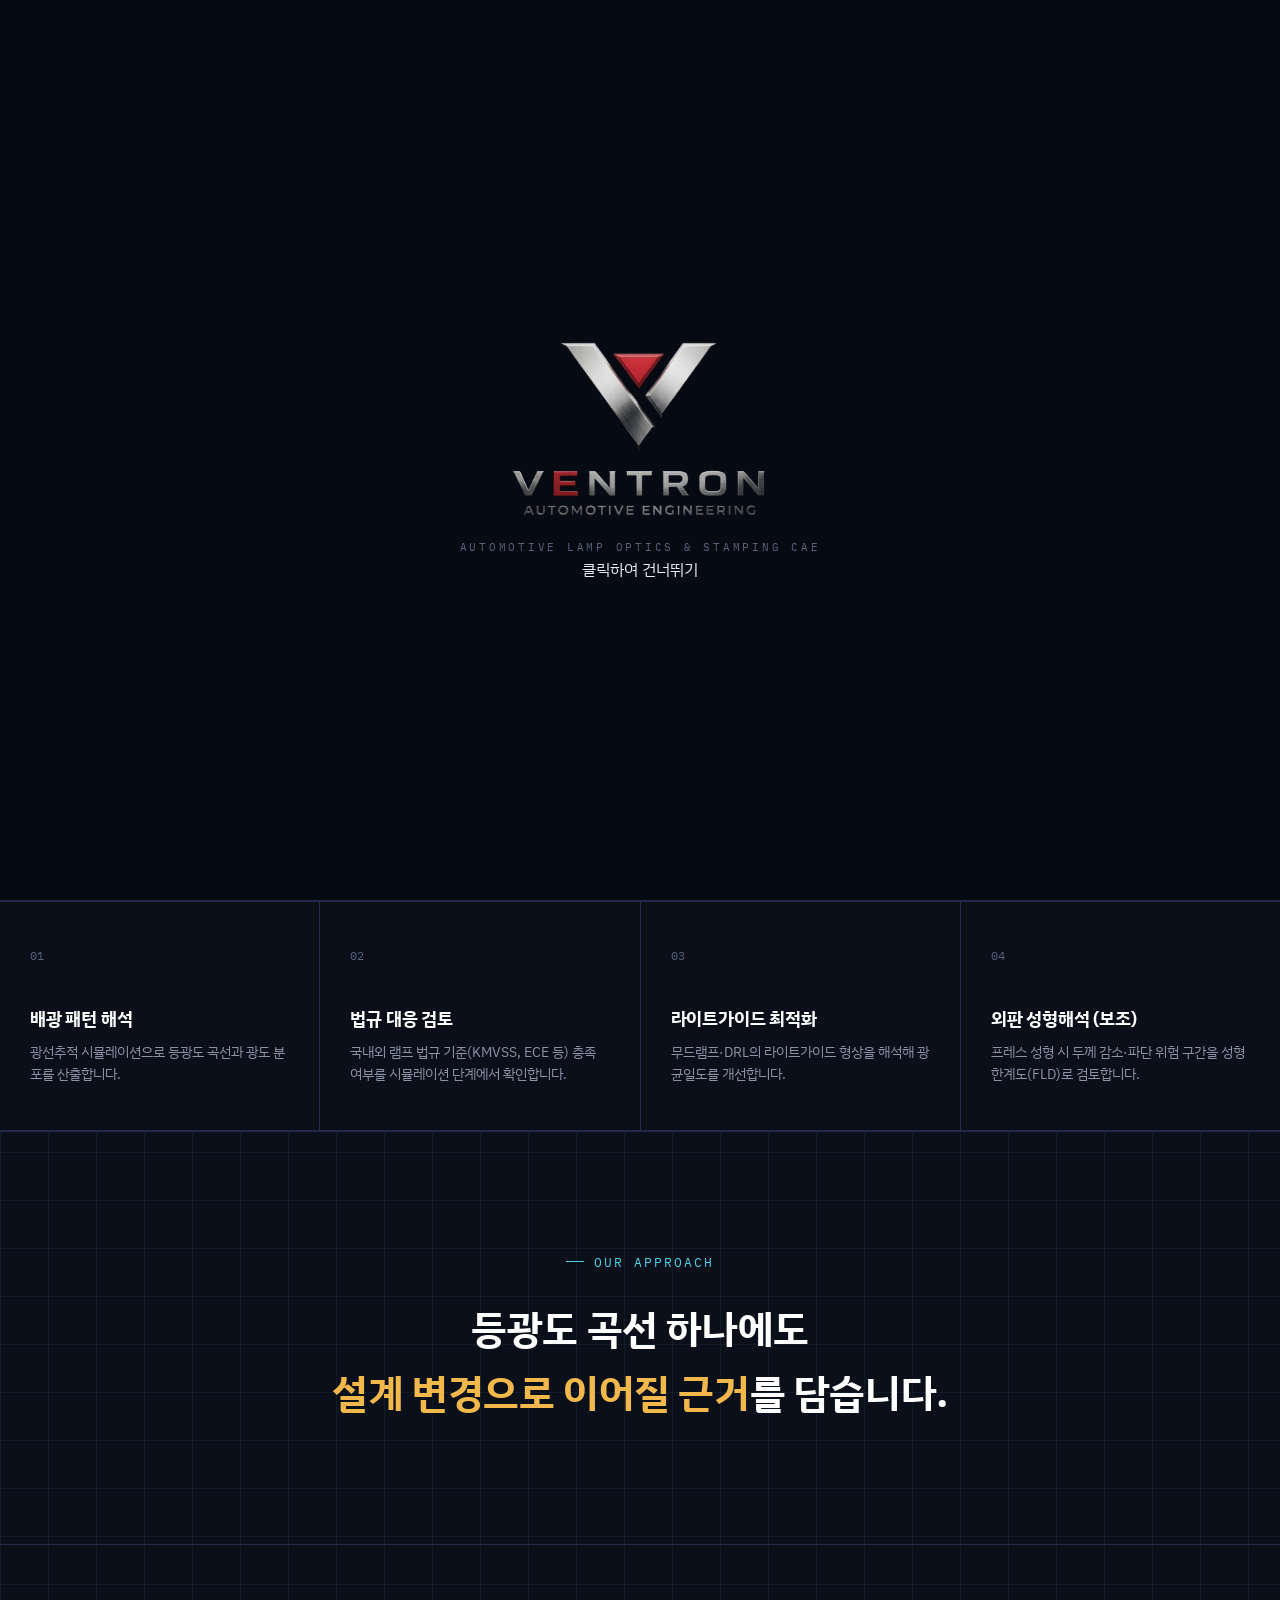
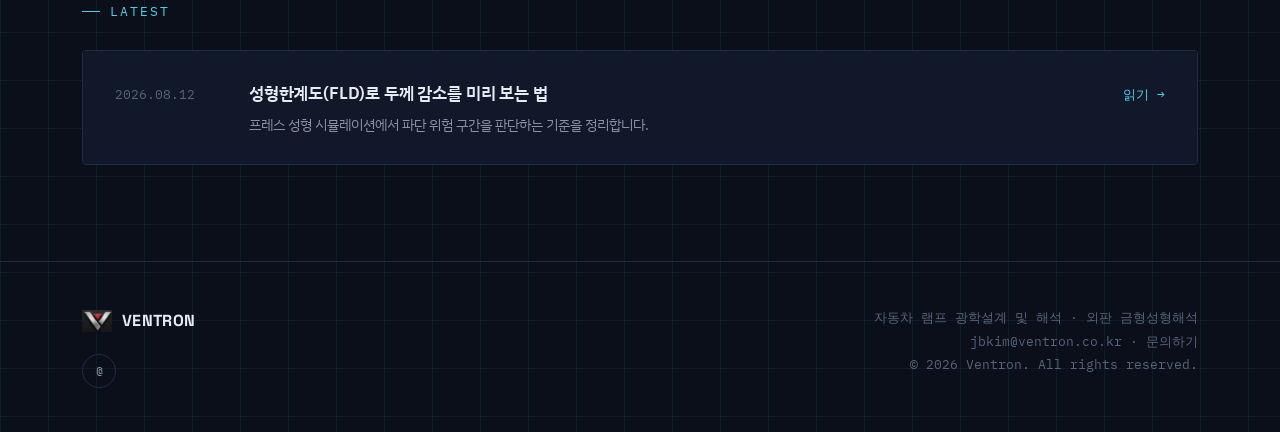
<file: index-full.html>
<!DOCTYPE html>
<html lang="ko">
<head>
<meta charset="UTF-8">
<meta name="viewport" content="width=device-width, initial-scale=1.0">
<title>벤트론 | Ventron — 자동차 램프 광학설계 및 해석</title>
<meta name="description" content="벤트론은 자동차 램프 광학설계 및 해석을 중심으로, 외판 금형성형해석까지 다루는 엔지니어링 해석 기업입니다.">
<link rel="stylesheet" href="style.css">
</head>
<body class="intro-lock">

<div class="introOverlay" id="introOverlay" role="button" aria-label="눌러서 건너뛰기">
  <div class="introLogoWrap">
    <img src="img/logo-hero-transparent.png" alt="Ventron">
    <div class="sweep"></div>
    <div class="introTag">AUTOMOTIVE LAMP OPTICS &amp; STAMPING CAE</div>
    <div class="skipcue">클릭하여 건너뛰기</div>
  </div>
</div>

<header class="site transparent" id="siteHeader">
  <div class="nav">
    <a href="index.html" class="logo"><img src="img/logo-icon.jpg" alt="Ventron 로고" class="mark-icon">VENTRON</a>
    <button class="navtoggle" aria-label="메뉴 열기" onclick="this.classList.toggle('open');document.querySelector('.navlinks').classList.toggle('open');document.body.classList.toggle('menu-lock');window.scrollTo(0,0)">
      <span></span><span></span><span></span>
    </button>
    <div class="navlinks">
      <a href="index.html" class="active">홈</a>
      <a href="about.html">회사소개</a>
      <a href="business.html">사업분야</a>
      <a href="insights.html">소식</a>
      <a href="contact.html">문의</a>
    </div>
  </div>
</header>

<main>
  <section class="megahero">
    <div class="wrap">
      <span class="eyebrow">AUTOMOTIVE LAMP OPTICS</span>
      <h1>배광부터 법규 대응까지,<br>양산 전에 해석으로 검증합니다</h1>
      <p class="sub">벤트론은 인테리어 무드램프, DRL, 리어램프의 광학설계 및 해석을 주력으로 하며, 외판 부품 금형성형해석을 함께 수행하는 엔지니어링 해석 전문 기업입니다.</p>
      <div class="ctas">
        <a href="business.html" class="btn btn-primary">사업분야 보기 <span class="btn-arrow">→</span></a>
        <a href="contact.html" class="btn btn-ghost">문의하기</a>
      </div>
    </div>
    <div class="scrollcue"><span class="line"></span>SCROLL</div>
  </section>

  <section class="tight" style="padding: 0;">
    <div class="showcase">
      <div class="showcard">
        <span class="num">01</span>
        <div>
          <h3>배광 패턴 해석</h3>
          <p>광선추적 시뮬레이션으로 등광도 곡선과 광도 분포를 산출합니다.</p>
        </div>
      </div>
      <div class="showcard">
        <span class="num">02</span>
        <div>
          <h3>법규 대응 검토</h3>
          <p>국내외 램프 법규 기준(KMVSS, ECE 등) 충족 여부를 시뮬레이션 단계에서 확인합니다.</p>
        </div>
      </div>
      <div class="showcard">
        <span class="num">03</span>
        <div>
          <h3>라이트가이드 최적화</h3>
          <p>무드램프·DRL의 라이트가이드 형상을 해석해 광 균일도를 개선합니다.</p>
        </div>
      </div>
      <div class="showcard">
        <span class="num">04</span>
        <div>
          <h3>외판 성형해석 (보조)</h3>
          <p>프레스 성형 시 두께 감소·파단 위험 구간을 성형한계도(FLD)로 검토합니다.</p>
        </div>
      </div>
    </div>
  </section>

  <section class="statement">
    <div class="wrap">
      <span class="eyebrow">OUR APPROACH</span>
      <h2>등광도 곡선 하나에도<br><strong>설계 변경으로 이어질 근거</strong>를 담습니다.</h2>
    </div>
  </section>

  <section class="tight">
    <div class="wrap">
      <span class="eyebrow">LATEST</span>
      <div class="postlist newsstrip" style="margin-top:28px;">
        <a class="postrow" href="posts/01-fld-thickness-check.html">
          <span class="postdate">2026.08.12</span>
          <div class="postmain">
            <h3>성형한계도(FLD)로 두께 감소를 미리 보는 법</h3>
            <p>프레스 성형 시뮬레이션에서 파단 위험 구간을 판단하는 기준을 정리합니다.</p>
          </div>
          <span class="postarrow">읽기 →</span>
        </a>
      </div>
    </div>
  </section>
</main>

<footer class="site">
  <div class="wrap footgrid">
    <div>
      <a href="index.html" class="logo"><img src="img/logo-icon.jpg" alt="Ventron 로고" class="mark-icon">VENTRON</a>
      <div class="footsocial">
        <a href="mailto:jbkim@ventron.co.kr" aria-label="이메일">@</a>
      </div>
    </div>
    <div class="footmeta">
      자동차 램프 광학설계 및 해석 · 외판 금형성형해석<br>
      <a href="mailto:jbkim@ventron.co.kr">jbkim@ventron.co.kr</a> · <a href="contact.html">문의하기</a><br>
      © 2026 Ventron. All rights reserved.
    </div>
  </div>
</footer>

<script>
  const header = document.getElementById('siteHeader');
  const onScroll = () => {
    if (window.scrollY > 60) header.classList.add('scrolled');
    else header.classList.remove('scrolled');
  };
  window.addEventListener('scroll', onScroll);
  onScroll();

  const introOverlay = document.getElementById('introOverlay');
  const unlock = () => {
    document.body.classList.remove('intro-lock');
    if (introOverlay) introOverlay.remove();
  };
  if (introOverlay){
    introOverlay.addEventListener('click', unlock);
    introOverlay.addEventListener('animationend', (e) => {
      if (e.animationName === 'introOut') unlock();
    });
    setTimeout(unlock, 5400);
  }
</script>

</body>
</html>
</file>
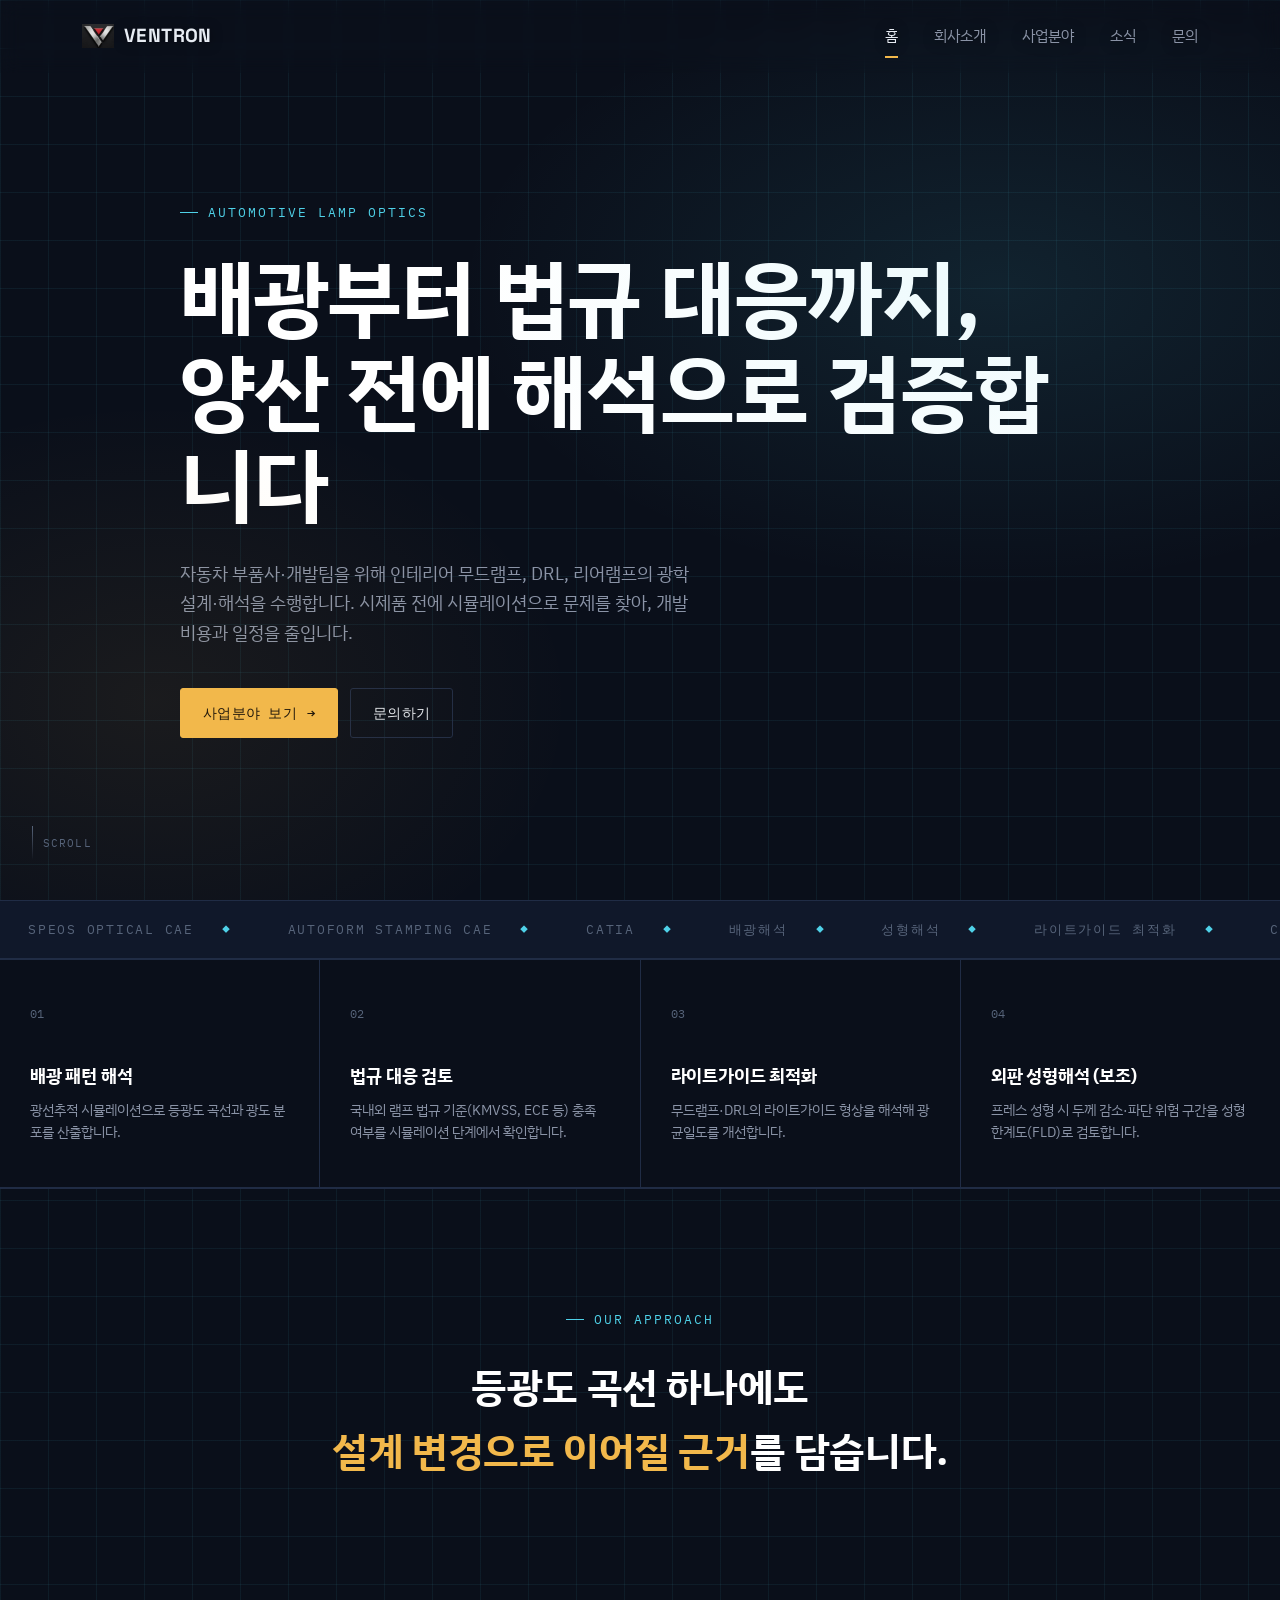
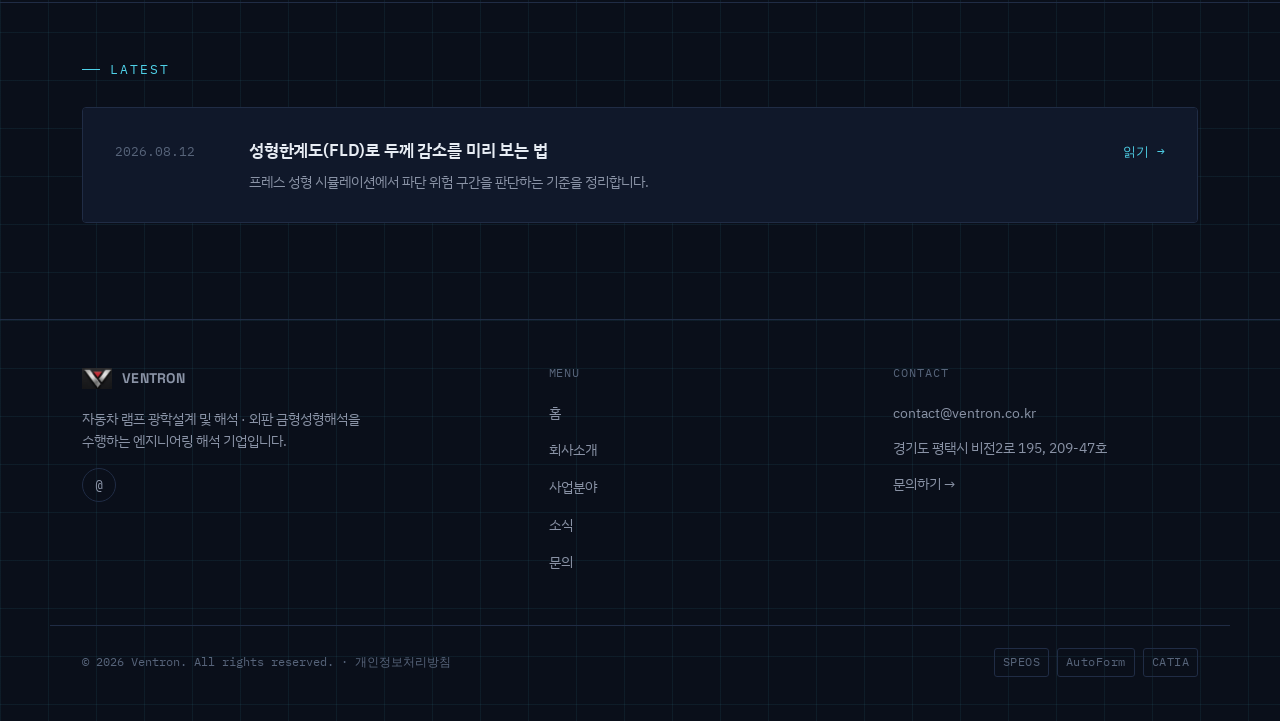
<file: index_old.html>
<!DOCTYPE html>
<html lang="ko">
<head>
<meta charset="UTF-8">
<meta name="viewport" content="width=device-width, initial-scale=1.0">
<title>벤트론 | Ventron — 자동차 램프 광학설계 및 해석</title>
<meta name="description" content="벤트론은 자동차 램프 광학설계 및 해석을 중심으로, 외판 금형성형해석까지 다루는 엔지니어링 해석 기업입니다.">
<link rel="stylesheet" href="style.css">
</head>
<body class="intro-lock">

<div class="introOverlay" id="introOverlay" role="button" aria-label="눌러서 건너뛰기">
  <div class="introLogoWrap">
    <img src="img/logo-hero-transparent.png" alt="Ventron">
    <div class="loaderRow">
      <div class="loaderBarTrack"><div class="loaderBarFill" id="loaderBarFill"></div></div>
      <div class="loaderPct" id="loaderPct">0%</div>
    </div>
    <div class="introTag">AUTOMOTIVE LAMP OPTICS · STAMPING CAE</div>
  </div>
</div>

<header class="site transparent" id="siteHeader">
  <div class="nav">
    <a href="index.html" class="logo"><img src="img/logo-icon.jpg" alt="Ventron 로고" class="mark-icon">VENTRON</a>
    <button class="navtoggle" aria-label="메뉴 열기" onclick="this.classList.toggle('open');document.querySelector('.navlinks').classList.toggle('open');document.body.classList.toggle('menu-lock');window.scrollTo(0,0)">
      <span></span><span></span><span></span>
    </button>
    <div class="navlinks">
      <a href="index.html" class="active">홈</a>
      <a href="about.html">회사소개</a>
      <a href="business.html">사업분야</a>
      <a href="insights.html">소식</a>
      <a href="contact.html">문의</a>
    </div>
  </div>
</header>

<main>
  <section class="megahero">
    <div class="wrap">
      <span class="eyebrow">AUTOMOTIVE LAMP OPTICS</span>
      <h1>배광부터 법규 대응까지,<br>양산 전에 해석으로 검증합니다</h1>
      <p class="sub">자동차 부품사·개발팀을 위해 인테리어 무드램프, DRL, 리어램프의 광학설계·해석을 수행합니다. 시제품 전에 시뮬레이션으로 문제를 찾아, 개발 비용과 일정을 줄입니다.</p>
      <div class="ctas">
        <a href="business.html" class="btn btn-primary">사업분야 보기 <span class="btn-arrow">→</span></a>
        <a href="contact.html" class="btn btn-ghost">문의하기</a>
      </div>
    </div>
    <div class="scrollcue"><span class="line"></span>SCROLL</div>
  </section>

  <div class="marquee">
    <div class="track">
      <span>SPEOS OPTICAL CAE</span><span>AUTOFORM STAMPING CAE</span><span>CATIA</span><span>배광해석</span><span>성형해석</span><span>라이트가이드 최적화</span><span>CLAUDE 기반 해석 자동화 (개발 예정)</span>
      <span>SPEOS OPTICAL CAE</span><span>AUTOFORM STAMPING CAE</span><span>CATIA</span><span>배광해석</span><span>성형해석</span><span>라이트가이드 최적화</span><span>CLAUDE 기반 해석 자동화 (개발 예정)</span>
    </div>
  </div>

  <section class="tight" style="padding: 0;">
    <div class="showcase">
      <div class="showcard reveal">
        <span class="num">01</span>
        <div>
          <h3>배광 패턴 해석</h3>
          <p>광선추적 시뮬레이션으로 등광도 곡선과 광도 분포를 산출합니다.</p>
        </div>
      </div>
      <div class="showcard reveal">
        <span class="num">02</span>
        <div>
          <h3>법규 대응 검토</h3>
          <p>국내외 램프 법규 기준(KMVSS, ECE 등) 충족 여부를 시뮬레이션 단계에서 확인합니다.</p>
        </div>
      </div>
      <div class="showcard reveal">
        <span class="num">03</span>
        <div>
          <h3>라이트가이드 최적화</h3>
          <p>무드램프·DRL의 라이트가이드 형상을 해석해 광 균일도를 개선합니다.</p>
        </div>
      </div>
      <div class="showcard reveal">
        <span class="num">04</span>
        <div>
          <h3>외판 성형해석 (보조)</h3>
          <p>프레스 성형 시 두께 감소·파단 위험 구간을 성형한계도(FLD)로 검토합니다.</p>
        </div>
      </div>
    </div>
  </section>

  <section class="statement">
    <div class="wrap reveal">
      <span class="eyebrow">OUR APPROACH</span>
      <h2>등광도 곡선 하나에도<br><strong>설계 변경으로 이어질 근거</strong>를 담습니다.</h2>
    </div>
  </section>

  <section class="tight">
    <div class="wrap">
      <span class="eyebrow">LATEST</span>
      <div class="postlist newsstrip reveal" style="margin-top:28px;">
        <a class="postrow" href="posts/01-fld-thickness-check.html">
          <span class="postdate">2026.08.12</span>
          <div class="postmain">
            <h3>성형한계도(FLD)로 두께 감소를 미리 보는 법</h3>
            <p>프레스 성형 시뮬레이션에서 파단 위험 구간을 판단하는 기준을 정리합니다.</p>
          </div>
          <span class="postarrow">읽기 →</span>
        </a>
      </div>
    </div>
  </section>
</main>

<footer class="site">
  <div class="wrap footupper">
    <div class="footcol">
      <a href="index.html" class="logo"><img src="img/logo-icon.jpg" alt="Ventron 로고" class="mark-icon">VENTRON</a>
      <p class="brandline">자동차 램프 광학설계 및 해석 · 외판 금형성형해석을 수행하는 엔지니어링 해석 기업입니다.</p>
      <div class="footsocial" style="margin-top:16px;">
        <a href="mailto:contact@ventron.co.kr" aria-label="이메일">@</a>
      </div>
    </div>
    <div class="footcol">
      <span class="tag">MENU</span>
      <ul>
        <li><a href="index.html">홈</a></li>
        <li><a href="about.html">회사소개</a></li>
        <li><a href="business.html">사업분야</a></li>
        <li><a href="insights.html">소식</a></li>
        <li><a href="contact.html">문의</a></li>
      </ul>
    </div>
    <div class="footcol">
      <span class="tag">CONTACT</span>
      <ul>
        <li><a href="mailto:contact@ventron.co.kr">contact@ventron.co.kr</a></li>
        <li style="color:var(--text-dim); font-size:14px;">경기도 평택시 비전2로 195, 209-47호</li>
        <li><a href="contact.html">문의하기 →</a></li>
      </ul>
    </div>
  </div>
  <div class="wrap footbottom">
    <span>© 2026 Ventron. All rights reserved. · <a href="privacy/index.html">개인정보처리방침</a></span>
    <div class="toolbadges">
      <span>SPEOS</span><span>AutoForm</span><span>CATIA</span>
    </div>
  </div>
</footer>

<script src="script.js" defer></script>

</body>
</html>
</file>
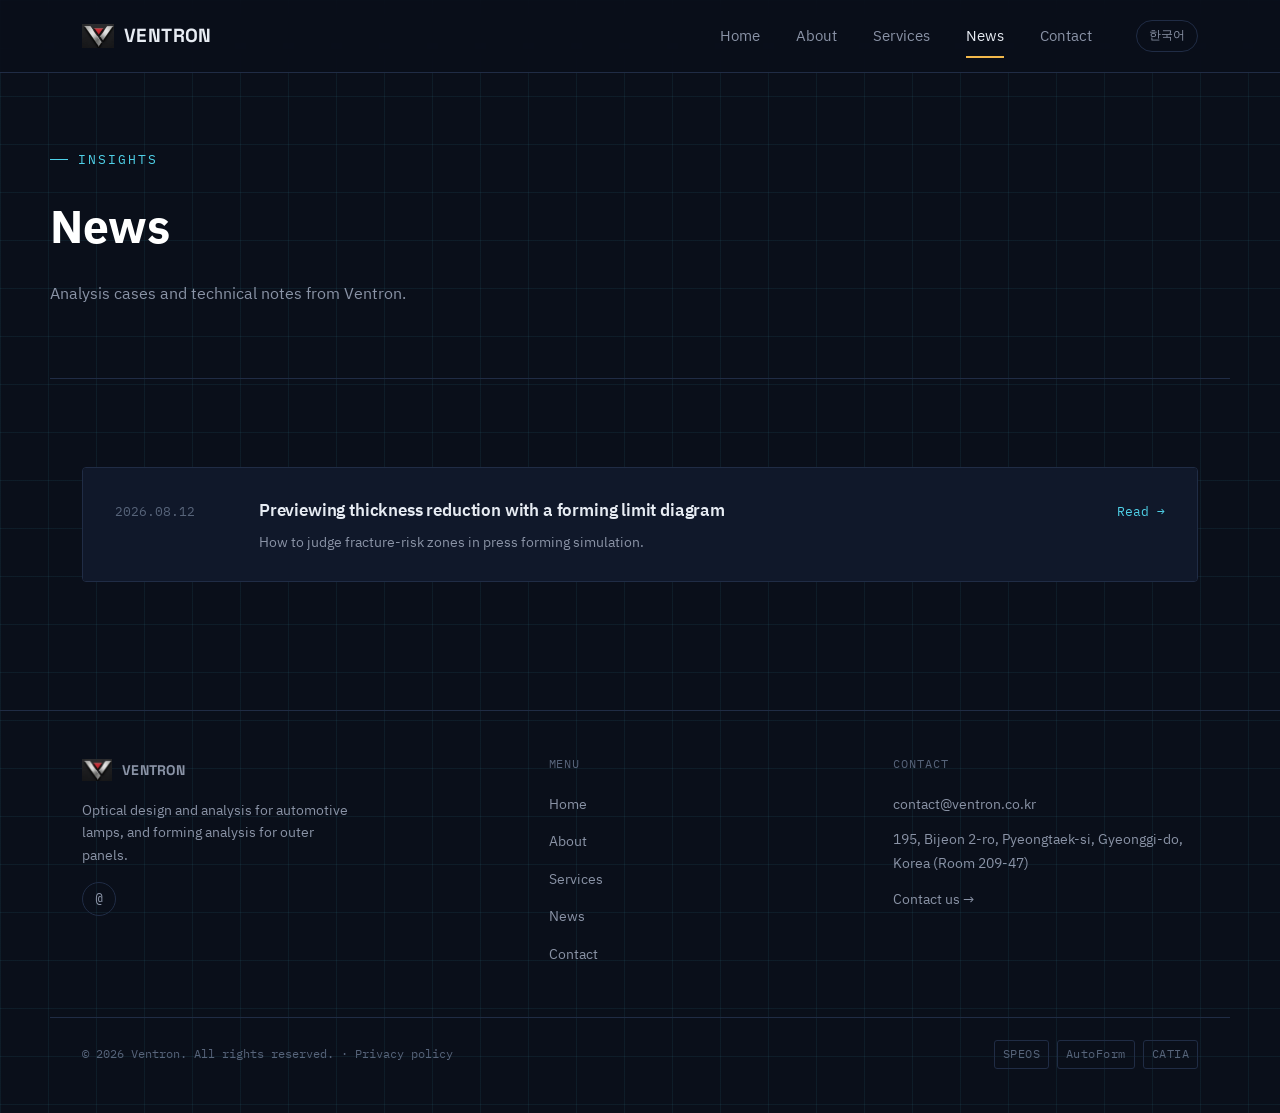
<file: insights.html>
<!DOCTYPE html>

<html lang="en">
<head>
<meta charset="utf-8"/>
<meta content="width=device-width, initial-scale=1.0" name="viewport"/>
<title data-ko="소식 | 벤트론 Ventron">News | Ventron</title>
<meta content="Technical notes and project news from Ventron." data-ko-content="벤트론의 기술 노트와 프로젝트 소식." name="description"/>
<link href="style.css" rel="stylesheet"/>
</head>
<body>
<header class="site">
<div class="nav">
<a class="logo" href="index.html"><img alt="Ventron logo" class="mark-icon" data-ko-alt="Ventron 로고" src="img/logo-icon.jpg"/>VENTRON</a>
<button aria-label="Open menu" class="navtoggle" data-ko-aria-label="메뉴 열기" onclick="this.classList.toggle('open');document.querySelector('.navlinks').classList.toggle('open');document.body.classList.toggle('menu-lock');window.scrollTo(0,0)">
<span></span><span></span><span></span>
</button>
<div class="navlinks">
<a data-ko="홈" href="index.html">Home</a>
<a data-ko="회사소개" href="about.html">About</a>
<a data-ko="사업분야" href="business.html">Services</a>
<a class="active" data-ko="소식" href="insights.html">News</a>
<a data-ko="문의" href="contact.html">Contact</a>
</div>
</div>
</header>
<main>
<div class="wrap pagehead">
<span class="eyebrow">INSIGHTS</span>
<h1 data-ko="소식">News</h1>
<p data-ko="벤트론이 다루는 해석 사례와 기술적인 내용을 정리합니다.">Analysis cases and technical notes from Ventron.</p>
</div>
<section>
<div class="wrap">
<!-- 새 글이 생기면 이 postrow 블록을 맨 위에 복사해서 추가하세요 -->
<div class="postlist reveal">
<a class="postrow" href="posts/01-fld-thickness-check.html">
<span class="postdate">2026.08.12</span>
<div class="postmain">
<h3 data-ko="성형한계도(FLD)로 두께 감소를 미리 보는 법">Previewing thickness reduction with a forming limit diagram</h3>
<p data-ko="프레스 성형 시뮬레이션에서 파단 위험 구간을 판단하는 기준을 정리합니다.">How to judge fracture-risk zones in press forming simulation.</p>
</div>
<span class="postarrow" data-ko="읽기 →">Read →</span>
</a>
</div>
</div>
</section>
</main>
<footer class="site">
<div class="wrap footupper">
<div class="footcol">
<a class="logo" href="index.html"><img alt="Ventron logo" class="mark-icon" data-ko-alt="Ventron 로고" src="img/logo-icon.jpg"/>VENTRON</a>
<p class="brandline" data-ko="자동차 램프 광학설계·해석과 외판 금형성형해석.">Optical design and analysis for automotive lamps, and forming analysis for outer panels.</p>
<div class="footsocial" style="margin-top:16px;">
<a aria-label="이메일" href="mailto:contact@ventron.co.kr">@</a>
</div>
</div>
<div class="footcol">
<span class="tag">MENU</span>
<ul>
<li><a data-ko="홈" href="index.html">Home</a></li>
<li><a data-ko="회사소개" href="about.html">About</a></li>
<li><a data-ko="사업분야" href="business.html">Services</a></li>
<li><a data-ko="소식" href="insights.html">News</a></li>
<li><a data-ko="문의" href="contact.html">Contact</a></li>
</ul>
</div>
<div class="footcol">
<span class="tag">CONTACT</span>
<ul>
<li><a href="mailto:contact@ventron.co.kr">contact@ventron.co.kr</a></li>
<li data-ko="경기도 평택시 비전2로 195, 209-47호" style="color:var(--text-dim); font-size:14px;">195, Bijeon 2-ro, Pyeongtaek-si, Gyeonggi-do, Korea (Room 209-47)</li>
<li><a data-ko="문의하기 →" href="contact.html">Contact us →</a></li>
</ul>
</div>
</div>
<div class="wrap footbottom">
<span>© 2026 Ventron. All rights reserved. · <a data-ko="개인정보처리방침" href="privacy/index.html">Privacy policy</a></span>
<div class="toolbadges">
<span>SPEOS</span><span>AutoForm</span><span>CATIA</span>
</div>
</div>
</footer>
<script defer="" src="script.js"></script><script defer="" src="lang.js"></script>
</body>
</html>
</file>
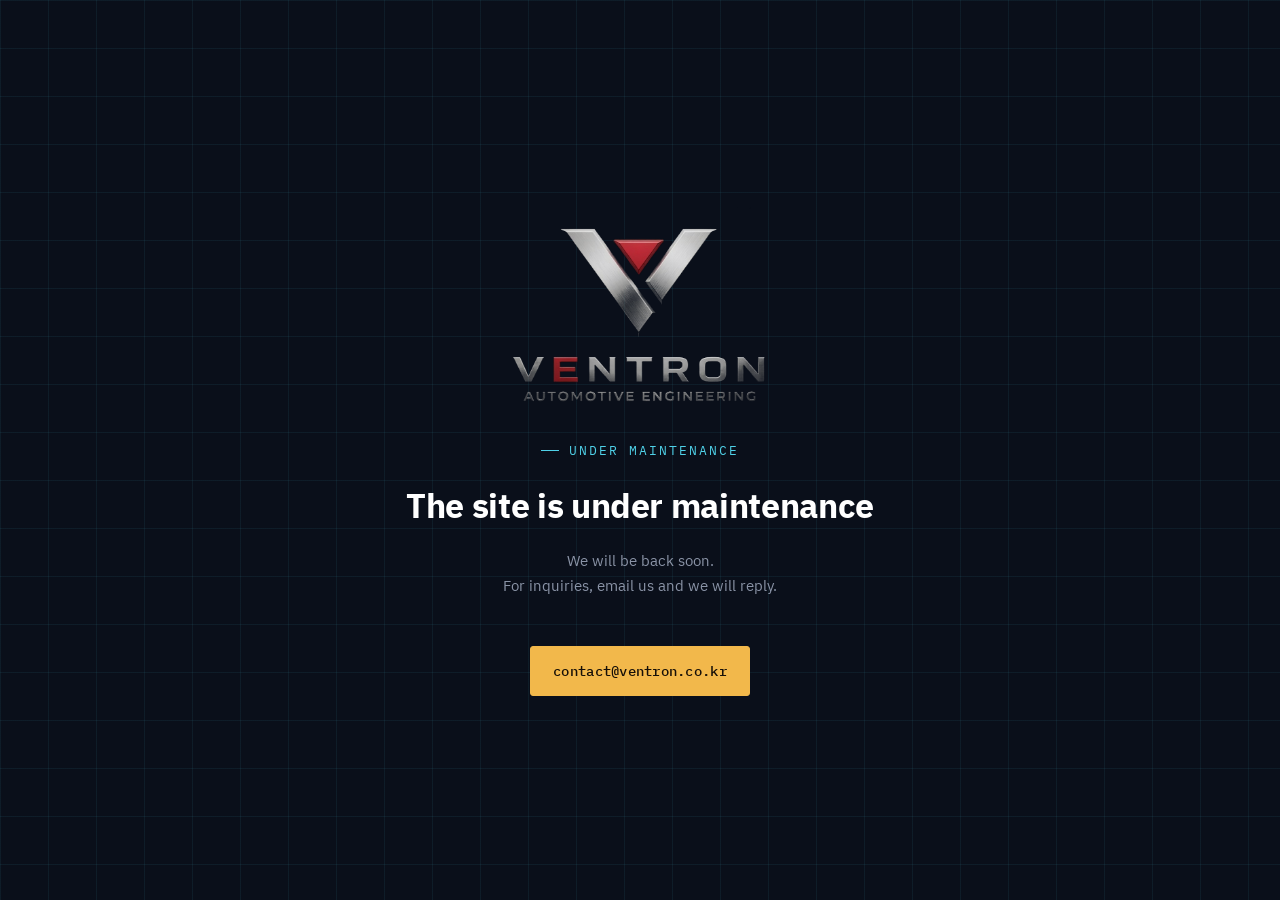
<file: maintenance.html>
<!DOCTYPE html>

<html lang="en">
<head>
<meta charset="utf-8"/>
<meta content="width=device-width, initial-scale=1.0" name="viewport"/>
<title data-ko="벤트론 | Ventron — 홈페이지 점검중">Ventron — Under maintenance</title>
<meta content="Ventron’s website is under maintenance." data-ko-content="벤트론 홈페이지가 점검 중입니다." name="description"/>
<link href="style.css" rel="stylesheet"/>
<style>
  .maintwrap{
    min-height: 100svh;
    display: flex;
    flex-direction: column;
    align-items: center;
    justify-content: center;
    text-align: center;
    padding: 40px 24px;
  }
  .maintwrap img{
    width: min(46vw, 260px);
    margin-bottom: 36px;
    opacity: 0.95;
  }
  .maintwrap .eyebrow{ justify-content: center; margin-bottom: 20px; }
  .maintwrap h1{
    font-size: clamp(24px, 4vw, 34px);
    line-height: 1.5;
  }
  .maintwrap p{
    color: var(--text-dim);
    font-size: 15px;
    margin-top: 18px;
    max-width: 420px;
  }
  .maintwrap .btn{ margin-top: 32px; }
</style>
</head>
<body>
<div class="maintwrap">
<img alt="Ventron" src="img/logo-hero-transparent.png"/>
<span class="eyebrow">UNDER MAINTENANCE</span>
<h1 data-ko="홈페이지를 점검하고 있습니다">The site is under maintenance</h1>
<p data-ko="더 나은 모습으로 곧 찾아뵙겠습니다.&lt;br/&gt;문의 사항은 이메일로 남겨주시면 확인 후 회신드립니다.">We will be back soon.<br/>For inquiries, email us and we will reply.</p>
<a class="btn btn-primary" href="mailto:contact@ventron.co.kr">contact@ventron.co.kr</a>
</div>
<script defer="" src="lang.js"></script></body>
</html>
</file>
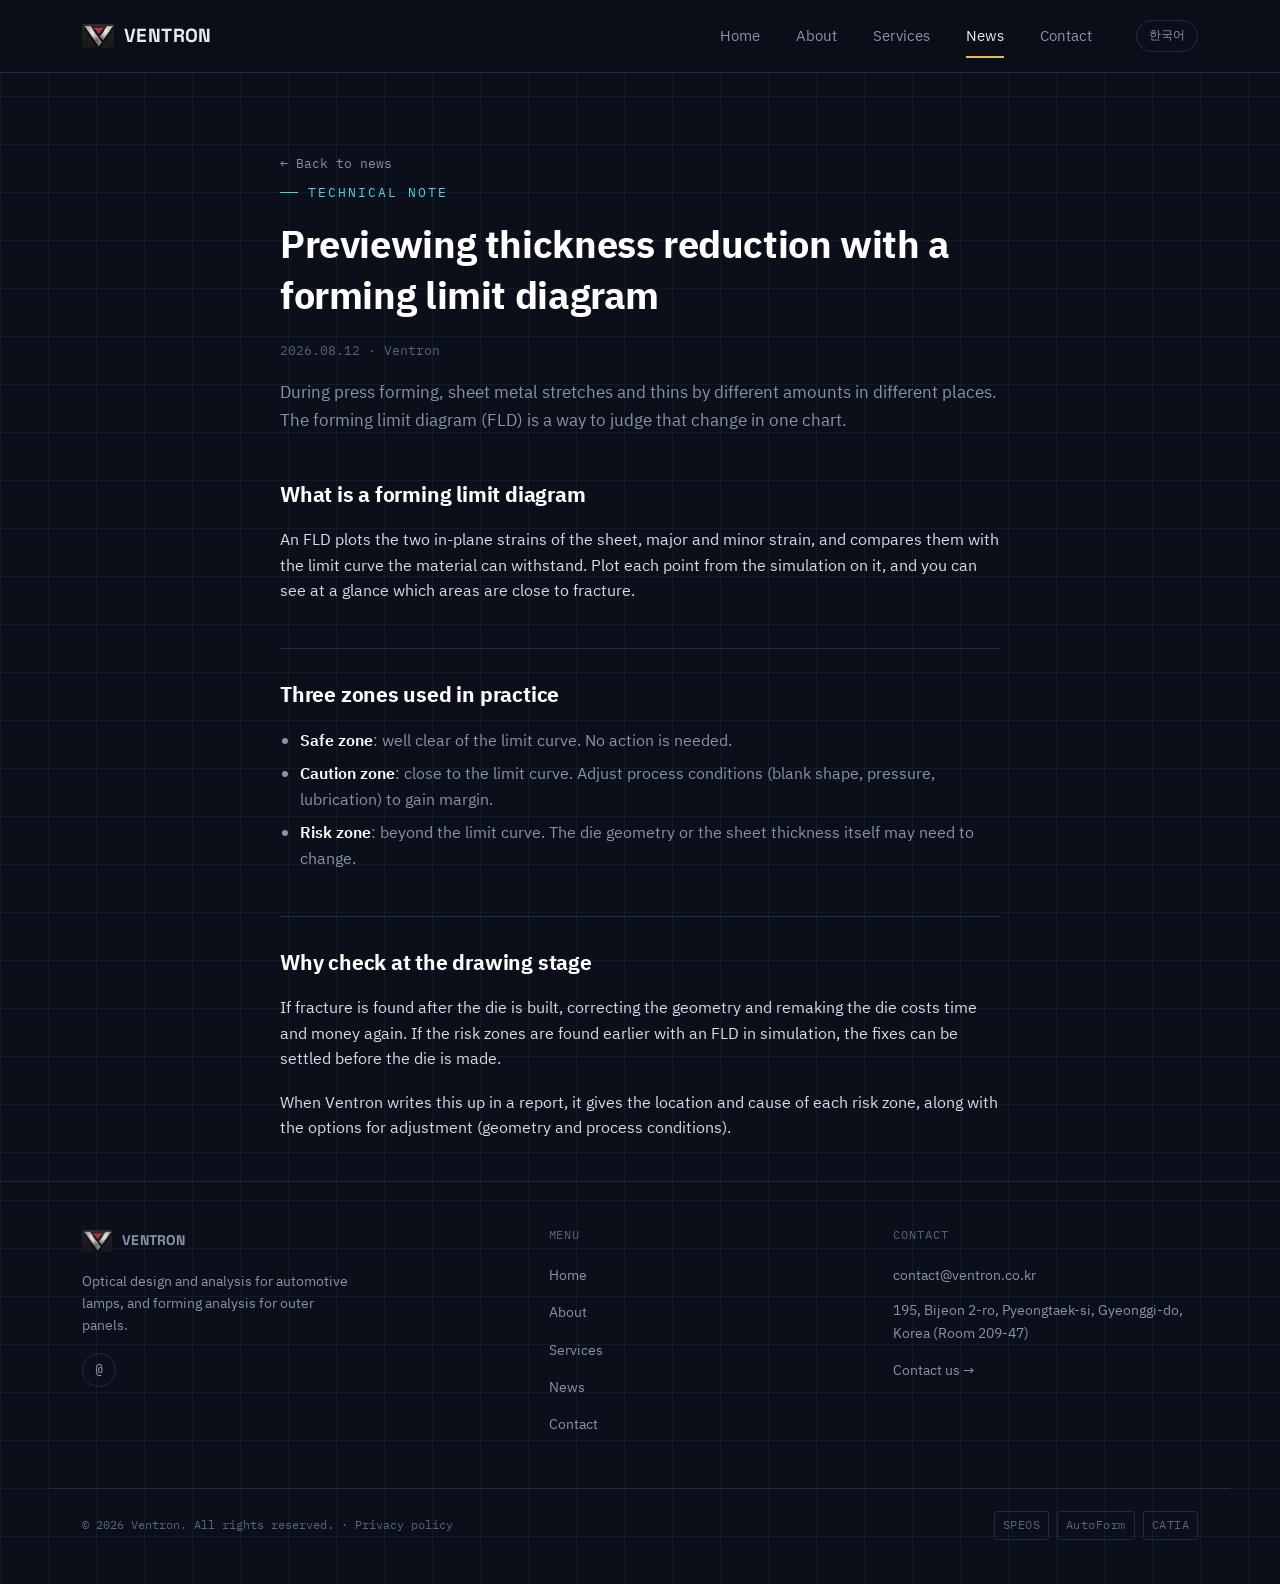
<file: posts/01-fld-thickness-check.html>
<!DOCTYPE html>

<html lang="en">
<head>
<meta charset="utf-8"/>
<meta content="width=device-width, initial-scale=1.0" name="viewport"/>
<title data-ko="성형한계도(FLD)로 두께 감소를 미리 보는 법 | 벤트론 Ventron">Previewing thickness reduction with a forming limit diagram | Ventron</title>
<meta content="How to judge fracture-risk zones in press forming simulation." data-ko-content="프레스 성형 시뮬레이션에서 파단 위험 구간을 판단하는 기준을 정리합니다." name="description"/>
<link href="../style.css" rel="stylesheet"/>
</head>
<body>
<header class="site">
<div class="nav">
<a class="logo" href="../index.html"><img alt="Ventron logo" class="mark-icon" data-ko-alt="Ventron 로고" src="../img/logo-icon.jpg"/>VENTRON</a>
<button aria-label="Open menu" class="navtoggle" data-ko-aria-label="메뉴 열기" onclick="this.classList.toggle('open');document.querySelector('.navlinks').classList.toggle('open');document.body.classList.toggle('menu-lock');window.scrollTo(0,0)">
<span></span><span></span><span></span>
</button>
<div class="navlinks">
<a data-ko="홈" href="../index.html">Home</a>
<a data-ko="회사소개" href="../about.html">About</a>
<a data-ko="사업분야" href="../business.html">Services</a>
<a class="active" data-ko="소식" href="../insights.html">News</a>
<a data-ko="문의" href="../contact.html">Contact</a>
</div>
</div>
</header>
<main>
<div class="wrap" style="padding: 76px 0 0;">
<div class="article">
<a class="backlink" data-ko="← 소식 목록으로" href="../insights.html">← Back to news</a>
<span class="eyebrow">TECHNICAL NOTE</span>
<h1 data-ko="성형한계도(FLD)로 두께 감소를 미리 보는 법">Previewing thickness reduction with a forming limit diagram</h1>
<p class="postmeta" data-ko="2026.08.12 · 벤트론">2026.08.12 · Ventron</p>
<p class="lead" data-ko="프레스 성형 과정에서 소재는 부위마다 다르게 늘어나고 얇아집니다. 이 변화를 그래프 하나로 판단하는 도구가 성형한계도(FLD, Forming Limit Diagram)입니다.">During press forming, sheet metal stretches and thins by different amounts in different places. The forming limit diagram (FLD) is a way to judge that change in one chart.</p>
<div class="body">
<h2 data-ko="성형한계도란">What is a forming limit diagram</h2>
<p data-ko="성형한계도는 소재가 늘어나는 두 방향의 변형률(주변형률, 부변형률)을 좌표에 표시하고, 그 소재가 견딜 수 있는 한계선과 비교하는 그래프입니다. 시뮬레이션 결과의 각 지점을 이 그래프 위에 찍어보면, 어느 부위가 파단 위험에 가까운지 한눈에 확인할 수 있습니다.">An FLD plots the two in-plane strains of the sheet, major and minor strain, and compares them with the limit curve the material can withstand. Plot each point from the simulation on it, and you can see at a glance which areas are close to fracture.</p>
<h2 data-ko="실무에서 보는 세 가지 구간">Three zones used in practice</h2>
<ul>
<li data-ko="&lt;strong&gt;안전 구간&lt;/strong&gt;: 한계선과 충분한 여유가 있는 영역. 별도 조치가 필요하지 않습니다."><strong>Safe zone</strong>: well clear of the limit curve. No action is needed.</li>
<li data-ko="&lt;strong&gt;주의 구간&lt;/strong&gt;: 한계선에 근접한 영역. 공정 조건(블랭크 형상, 압력, 윤활)을 조정해 여유를 확보합니다."><strong>Caution zone</strong>: close to the limit curve. Adjust process conditions (blank shape, pressure, lubrication) to gain margin.</li>
<li data-ko="&lt;strong&gt;위험 구간&lt;/strong&gt;: 한계선을 초과하는 영역. 금형 형상이나 소재 두께 자체의 변경이 필요할 수 있습니다."><strong>Risk zone</strong>: beyond the limit curve. The die geometry or the sheet thickness itself may need to change.</li>
</ul>
<h2 data-ko="왜 도면 단계에서 확인해야 하는가">Why check at the drawing stage</h2>
<p data-ko="금형을 실제로 제작한 뒤 파단이 발견되면, 형상 수정과 재제작에 시간과 비용이 다시 들어갑니다. 반면 시뮬레이션 단계에서 성형한계도로 위험 구간을 먼저 찾으면, 금형 설계에 반영할 수정안을 제작 전에 정리할 수 있습니다.">If fracture is found after the die is built, correcting the geometry and remaking the die costs time and money again. If the risk zones are found earlier with an FLD in simulation, the fixes can be settled before the die is made.</p>
<p data-ko="벤트론은 이 과정을 리포트로 정리할 때, 위험 구간의 위치와 원인, 그리고 조정 가능한 옵션(형상·공정 조건)을 함께 제시합니다.">When Ventron writes this up in a report, it gives the location and cause of each risk zone, along with the options for adjustment (geometry and process conditions).</p>
</div>
</div>
</div>
</main>
<footer class="site">
<div class="wrap footupper">
<div class="footcol">
<a class="logo" href="../index.html"><img alt="Ventron logo" class="mark-icon" data-ko-alt="Ventron 로고" src="../img/logo-icon.jpg"/>VENTRON</a>
<p class="brandline" data-ko="자동차 램프 광학설계·해석과 외판 금형성형해석.">Optical design and analysis for automotive lamps, and forming analysis for outer panels.</p>
<div class="footsocial" style="margin-top:16px;">
<a aria-label="이메일" href="mailto:contact@ventron.co.kr">@</a>
</div>
</div>
<div class="footcol">
<span class="tag">MENU</span>
<ul>
<li><a data-ko="홈" href="../index.html">Home</a></li>
<li><a data-ko="회사소개" href="../about.html">About</a></li>
<li><a data-ko="사업분야" href="../business.html">Services</a></li>
<li><a data-ko="소식" href="../insights.html">News</a></li>
<li><a data-ko="문의" href="../contact.html">Contact</a></li>
</ul>
</div>
<div class="footcol">
<span class="tag">CONTACT</span>
<ul>
<li><a href="mailto:contact@ventron.co.kr">contact@ventron.co.kr</a></li>
<li data-ko="경기도 평택시 비전2로 195, 209-47호" style="color:var(--text-dim); font-size:14px;">195, Bijeon 2-ro, Pyeongtaek-si, Gyeonggi-do, Korea (Room 209-47)</li>
<li><a data-ko="문의하기 →" href="../contact.html">Contact us →</a></li>
</ul>
</div>
</div>
<div class="wrap footbottom">
<span>© 2026 Ventron. All rights reserved. · <a data-ko="개인정보처리방침" href="../privacy/index.html">Privacy policy</a></span>
<div class="toolbadges">
<span>SPEOS</span><span>AutoForm</span><span>CATIA</span>
</div>
</div>
</footer>
<script defer="" src="../script.js"></script><script defer="" src="../lang.js"></script>
</body>
</html>
</file>
<file: style.css>
/* ==========================================================================
   VENTRON — Design tokens
   Palette: near-black blueprint navy, steel grays, amber (light/optics),
   cyan (forming/CAE, blueprint line color)
   Type: Space Grotesk (technical/EN accents) + IBM Plex Sans KR (body/KR)
          + IBM Plex Mono (labels, coordinates, data)
   ========================================================================== */

@import url('https://fonts.googleapis.com/css2?family=Space+Grotesk:wght@400;500;600;700&family=IBM+Plex+Sans+KR:wght@400;500;600;700&family=IBM+Plex+Mono:wght@400;500&display=swap');

:root{
  --bg: #0a0f1a;
  --bg-panel: #10182a;
  --bg-panel-2: #141f36;
  --grid-line: rgba(79, 209, 232, 0.07);
  --grid-line-strong: rgba(79, 209, 232, 0.16);
  --border: #202c45;
  --text: #e7ecf3;
  --text-dim: #8a93a6;
  --text-faint: #57647a;
  --accent-amber: #f2b84b;
  --accent-amber-dim: rgba(242, 184, 75, 0.16);
  --accent-cyan: #4fd1e8;
  --accent-cyan-dim: rgba(79, 209, 232, 0.14);

  --font-display: 'Space Grotesk', sans-serif;
  --font-body: 'IBM Plex Sans KR', sans-serif;
  --font-mono: 'IBM Plex Mono', monospace;

  --maxw: 1180px;
}

*, *::before, *::after{ box-sizing: border-box; }
html{ scroll-behavior: smooth; }

body{
  margin: 0;
  background: var(--bg);
  color: var(--text);
  font-family: var(--font-body);
  font-size: 16px;
  line-height: 1.65;
  -webkit-font-smoothing: antialiased;
  background-image:
    linear-gradient(var(--grid-line) 1px, transparent 1px),
    linear-gradient(90deg, var(--grid-line) 1px, transparent 1px);
  background-size: 48px 48px;
}

@media (prefers-reduced-motion: reduce){
  *{ animation-duration: 0.01ms !important; animation-iteration-count: 1 !important; transition-duration: 0.01ms !important; scroll-behavior: auto !important; }
}

a{ color: inherit; text-decoration: none; }
img{ max-width: 100%; display:block; }

h1, h2, h3{
  font-family: var(--font-body);
  font-weight: 700;
  letter-spacing: -0.01em;
  margin: 0;
  color: #fff;
}

.eyebrow{
  font-family: var(--font-mono);
  font-size: 12.5px;
  letter-spacing: 0.16em;
  text-transform: uppercase;
  color: var(--accent-cyan);
  display: flex;
  align-items: center;
  gap: 10px;
}
.eyebrow::before{
  content: '';
  width: 18px;
  height: 1px;
  background: var(--accent-cyan);
  display: inline-block;
}

.wrap{
  max-width: var(--maxw);
  margin: 0 auto;
  padding: 0 32px;
}

:focus-visible{
  outline: 2px solid var(--accent-cyan);
  outline-offset: 3px;
}

/* ---------- Header / Nav ---------- */
header.site{
  position: sticky;
  top: 0;
  z-index: 50;
  background: rgba(10, 15, 26, 0.86);
  backdrop-filter: blur(10px);
  border-bottom: 1px solid var(--border);
}
.nav{
  max-width: var(--maxw);
  margin: 0 auto;
  padding: 20px 32px;
  display: flex;
  align-items: center;
  justify-content: space-between;
}
.logo{
  font-family: var(--font-display);
  font-weight: 700;
  font-size: 19px;
  letter-spacing: 0.02em;
  display: flex;
  align-items: center;
  gap: 10px;
}
.logo img.mark-icon{
  height: 32px;
  width: 32px;
  object-fit: contain;
  border-radius: 3px;
}
.logo .mark{
  color: var(--accent-amber);
  font-family: var(--font-mono);
  font-size: 13px;
}
footer .logo img.mark-icon{ height: 30px; width: 30px; }
.navlinks{
  display: flex;
  gap: 36px;
  font-size: 14.5px;
  color: var(--text-dim);
}
.navlinks a{
  position: relative;
  padding: 4px 0;
  transition: color 0.2s ease;
}
.navlinks a:hover{ color: var(--text); }
.navlinks a.active{ color: var(--text); }
.navlinks a.active::after{
  content: '';
  position: absolute;
  left: 0; right: 0; bottom: -6px;
  height: 2px;
  background: var(--accent-amber);
}
.navtoggle{ display:none; }

/* transparent nav variant for full-bleed hero pages */
header.site.transparent{
  position: fixed;
  top: 0; left: 0; right: 0;
  background: transparent;
  border-bottom: 1px solid transparent;
  transition: background 0.3s ease, border-color 0.3s ease;
}
header.site.transparent.scrolled{
  background: rgba(10, 15, 26, 0.9);
  border-bottom: 1px solid var(--border);
}
header.site.transparent .logo,
header.site.transparent .navlinks a{
  text-shadow: 0 1px 12px rgba(0,0,0,0.5);
}

@media (max-width: 720px){
  .navlinks{
    position: fixed !important;
    inset: 0 !important;
    z-index: 99999 !important;
    background: #070c16 !important;
    flex-direction: column;
    align-items: center;
    justify-content: flex-start;
    gap: 0;
    padding: 110px 32px 40px;
    display: none;
    opacity: 0;
    overflow-y: auto;
    -webkit-overflow-scrolling: touch;
    transition: opacity 0.2s ease;
  }
  .navlinks.open{ display: flex !important; opacity: 1 !important; }
  .navlinks a{
    padding: 16px 0;
    border-bottom: 1px solid var(--border);
    width: 100%;
    max-width: 280px;
    text-align: center;
    font-size: 17px;
    color: var(--text);
    flex-shrink: 0;
  }
  .navlinks a:last-child{ border-bottom: none; }
  .navtoggle{
    display: flex;
    flex-direction: column;
    gap: 5px;
    background: none;
    border: none;
    cursor: pointer;
    padding: 6px;
    position: relative;
    z-index: 100000;
  }
  .navtoggle span{
    width: 22px; height: 2px; background: var(--text);
    transition: transform 0.2s ease, opacity 0.2s ease;
  }
  .navtoggle.open span:nth-child(1){ transform: translateY(7px) rotate(45deg); }
  .navtoggle.open span:nth-child(2){ opacity: 0; }
  .navtoggle.open span:nth-child(3){ transform: translateY(-7px) rotate(-45deg); }
}
body.menu-lock{ overflow: hidden; height: 100vh; }

/* ---------- Buttons ---------- */
.btn{
  display: inline-flex;
  align-items: center;
  gap: 10px;
  font-family: var(--font-mono);
  font-size: 13.5px;
  letter-spacing: 0.02em;
  padding: 13px 22px;
  border-radius: 3px;
  border: 1px solid var(--border);
  transition: border-color 0.2s ease, background 0.2s ease, transform 0.2s ease;
}
.btn-primary{
  background: var(--accent-amber);
  color: #171008;
  border-color: var(--accent-amber);
  font-weight: 500;
}
.btn-primary:hover{ transform: translateY(-1px); background: #ffc766; }
.btn-ghost{ color: var(--text); }
.btn-ghost:hover{ border-color: var(--accent-cyan); color: var(--accent-cyan); }
.btn-arrow{ transition: transform 0.2s ease; }
.btn:hover .btn-arrow{ transform: translateX(3px); }

/* ---------- Page header (non-home) ---------- */
.pagehead{
  padding: 76px 0 56px;
  border-bottom: 1px solid var(--border);
}
.pagehead h1{
  font-size: clamp(32px, 4.5vw, 46px);
  margin-top: 18px;
}
.pagehead p{
  color: var(--text-dim);
  max-width: 620px;
  margin-top: 16px;
  font-size: 16px;
}

section{ padding: 88px 0; }
section.tight{ padding: 56px 0; }
section + section{ border-top: 1px solid var(--border); }

/* ---------- Footer ---------- */
footer.site{
  border-top: 1px solid var(--border);
  padding: 44px 0;
  margin-top: 40px;
}
.footgrid{
  display: flex;
  justify-content: space-between;
  align-items: flex-start;
  flex-wrap: wrap;
  gap: 24px;
}
.footgrid > div:first-child{
  display: flex;
  flex-direction: column;
  gap: 14px;
}
.footgrid .logo{ font-size: 16px; }
.footmeta{
  font-family: var(--font-mono);
  font-size: 12.5px;
  color: var(--text-faint);
  text-align: right;
  line-height: 1.9;
}
.footmeta a:hover{ color: var(--accent-cyan); }

/* ---------- Utility ---------- */
.grid-2{ display: grid; grid-template-columns: 1fr 1fr; gap: 56px; }
.grid-3{ display: grid; grid-template-columns: repeat(3, 1fr); gap: 28px; }
@media (max-width: 860px){
  .grid-2{ grid-template-columns: 1fr; gap: 40px; }
  .grid-3{ grid-template-columns: 1fr; }
}

.card{
  background: var(--bg-panel);
  border: 1px solid var(--border);
  border-radius: 4px;
  padding: 32px;
}

.tag{
  font-family: var(--font-mono);
  font-size: 11.5px;
  letter-spacing: 0.08em;
  text-transform: uppercase;
  color: var(--text-faint);
}

/* ---------- Full-bleed hero (il.co.kr-style) ---------- */
.megahero{
  min-height: 100svh;
  display: flex;
  flex-direction: column;
  justify-content: center;
  position: relative;
  padding: 140px 0 100px;
  overflow: hidden;
}
.megahero::before{
  content: '';
  position: absolute;
  inset: 0;
  background:
    radial-gradient(ellipse 900px 500px at 78% 32%, rgba(79,209,232,0.10), transparent 60%),
    radial-gradient(ellipse 700px 500px at 12% 78%, rgba(242,184,75,0.07), transparent 60%);
  pointer-events: none;
}
.megahero .eyebrow{ margin-bottom: 26px; }
.megahero h1{
  font-size: clamp(40px, 7vw, 84px);
  line-height: 1.12;
  letter-spacing: -0.015em;
  max-width: 920px;
}
.megahero h1 em{ font-style: normal; color: var(--accent-cyan); }
.megahero p.sub{
  color: var(--text-dim);
  font-size: 18px;
  max-width: 520px;
  margin-top: 28px;
}
.megahero .ctas{ margin-top: 40px; display: flex; gap: 12px; flex-wrap: wrap; }
.scrollcue{
  position: absolute;
  bottom: 40px; left: 32px;
  display: flex;
  align-items: center;
  gap: 10px;
  font-family: var(--font-mono);
  font-size: 11px;
  color: var(--text-faint);
  letter-spacing: 0.1em;
}
.scrollcue .line{
  width: 1px; height: 34px;
  background: linear-gradient(var(--text-faint), transparent);
  animation: scrollLine 2s ease-in-out infinite;
}
@keyframes scrollLine{ 0%,100%{ opacity: 0.3; } 50%{ opacity: 1; } }

/* horizontal capability showcase */
.showcase{
  display: grid;
  grid-template-columns: repeat(4, 1fr);
  gap: 1px;
  background: var(--border);
  border-top: 1px solid var(--border);
  border-bottom: 1px solid var(--border);
}
@media (max-width: 900px){ .showcase{ grid-template-columns: repeat(2, 1fr); } }
@media (max-width: 560px){ .showcase{ grid-template-columns: 1fr; } }
.showcard{
  background: var(--bg);
  padding: 44px 30px;
  min-height: 220px;
  display: flex;
  flex-direction: column;
  justify-content: space-between;
  transition: background 0.25s ease;
}
.showcard:hover{ background: var(--bg-panel); }
.showcard .num{ font-family: var(--font-mono); font-size: 12px; color: var(--text-faint); }
.showcard h3{ font-size: 18px; margin-top: 40px; line-height: 1.4; }
.showcard p{ font-size: 13.5px; color: var(--text-dim); margin: 10px 0 0; }

/* mission statement band */
.statement{
  padding: 120px 0;
  text-align: center;
}
.statement .eyebrow{ justify-content: center; }
.statement h2{
  font-size: clamp(26px, 3.6vw, 40px);
  line-height: 1.6;
  max-width: 760px;
  margin: 24px auto 0;
}
.statement h2 strong{ color: var(--accent-amber); font-weight: 700; }

/* news strip (home) */
.newsstrip .postrow{ grid-template-columns: 110px 1fr auto; }

/* footer social row */
.footsocial{
  display: flex;
  gap: 12px;
  margin-top: 4px;
}
.footsocial a{
  width: 34px; height: 34px;
  border: 1px solid var(--border);
  border-radius: 50%;
  display: flex;
  align-items: center;
  justify-content: center;
  font-family: var(--font-mono);
  font-size: 12px;
  color: var(--text-dim);
  transition: border-color 0.2s ease, color 0.2s ease;
}
.footsocial a:hover{ border-color: var(--accent-cyan); color: var(--accent-cyan); }

/* ---------- Expanded footer ---------- */
.footupper{
  display: grid;
  grid-template-columns: 1.4fr 1fr 1fr;
  gap: 40px;
  padding-bottom: 40px;
}
@media (max-width: 720px){
  .footupper{ grid-template-columns: 1fr; gap: 32px; }
}
.footupper .brandline{ color: var(--text-dim); font-size: 13.5px; margin-top: 14px; max-width: 280px; }
.footcol .tag{ margin-bottom: 16px; display: block; }
.footcol ul{ list-style: none; margin: 0; padding: 0; }
.footcol li{ margin-bottom: 11px; }
.footcol a{
  color: var(--text-dim);
  font-size: 14px;
  transition: color 0.2s ease;
}
.footcol a:hover{ color: var(--accent-cyan); }
.footbottom{
  border-top: 1px solid var(--border);
  padding-top: 22px;
  display: flex;
  justify-content: space-between;
  align-items: center;
  flex-wrap: wrap;
  gap: 12px;
  font-family: var(--font-mono);
  font-size: 11.5px;
  color: var(--text-faint);
}
.footbottom a{ color: var(--text-faint); transition: color 0.2s ease; }
.footbottom a:hover{ color: var(--accent-cyan); }
.footbottom .toolbadges{ display: flex; gap: 8px; flex-wrap: wrap; }
.footbottom .toolbadges span{
  border: 1px solid var(--border);
  border-radius: 3px;
  padding: 4px 8px;
  letter-spacing: 0.04em;
}

/* ---------- Scroll reveal ---------- */
.reveal{
  opacity: 0;
  transform: translateY(26px);
  transition: opacity 0.7s cubic-bezier(.2,.7,.2,1), transform 0.7s cubic-bezier(.2,.7,.2,1);
}
.reveal.visible{ opacity: 1; transform: none; }
@media (prefers-reduced-motion: reduce){
  .reveal{ opacity: 1; transform: none; transition: none; }
}

/* stagger helpers for grouped reveals */
.showcase .showcard:nth-child(1){ transition-delay: 0s; }
.showcase .showcard:nth-child(2){ transition-delay: 0.08s; }
.showcase .showcard:nth-child(3){ transition-delay: 0.16s; }
.showcase .showcard:nth-child(4){ transition-delay: 0.24s; }
.capslist .capitem:nth-child(1){ transition-delay: 0s; }
.capslist .capitem:nth-child(2){ transition-delay: 0.08s; }
.capslist .capitem:nth-child(3){ transition-delay: 0.16s; }
.capslist .capitem:nth-child(4){ transition-delay: 0.24s; }

/* ---------- Tech marquee ticker ---------- */
.marquee{
  border-top: 1px solid var(--border);
  border-bottom: 1px solid var(--border);
  overflow: hidden;
  padding: 18px 0;
  background: var(--bg-panel);
}
.marquee .track{
  display: flex;
  width: max-content;
  gap: 0;
  animation: marqueeScroll 26s linear infinite;
}
.marquee .track span{
  font-family: var(--font-mono);
  font-size: 12.5px;
  letter-spacing: 0.14em;
  color: var(--text-faint);
  white-space: nowrap;
  padding: 0 28px;
  display: flex;
  align-items: center;
  gap: 28px;
}
.marquee .track span::after{
  content: '◆';
  color: var(--accent-cyan);
  font-size: 8px;
}
@keyframes marqueeScroll{
  from{ transform: translateX(0); }
  to{ transform: translateX(-50%); }
}
@media (prefers-reduced-motion: reduce){
  .marquee .track{ animation: none; }
}

/* ---------- Process line (business page) ---------- */
.proc{ list-style: none; margin: 0; padding: 0; position: relative; }
.proc li{
  display: grid;
  grid-template-columns: 40px 1fr;
  gap: 18px;
  padding: 0 0 28px;
  position: relative;
}
.proc li:last-child{ padding-bottom: 0; }
.proc .step{
  font-family: var(--font-mono);
  font-size: 11px;
  color: var(--bg);
  background: var(--accent-cyan);
  width: 40px; height: 40px;
  border-radius: 50%;
  display: flex;
  align-items: center;
  justify-content: center;
  position: relative;
  z-index: 1;
  flex-shrink: 0;
}
.proc li:not(:last-child)::before{
  content: '';
  position: absolute;
  left: 19px; top: 40px;
  width: 1px;
  height: calc(100% - 40px);
  background: var(--border);
}
.proc .stepname{ color: var(--text); font-weight: 500; margin-bottom: 4px; padding-top: 8px; }
.proc .stepdesc{ color: var(--text-dim); font-size: 13.5px; }

/* ---------- Logo intro sequence (loader style) ---------- */
.introOverlay{
  position: fixed;
  inset: 0;
  z-index: 999;
  background: #060a12;
  display: flex;
  align-items: center;
  justify-content: center;
  cursor: pointer;
}
.introOverlay.introDone{
  animation: introOut 0.8s ease forwards;
}
.introOverlay .introLogoWrap{
  display: flex;
  flex-direction: column;
  align-items: center;
  width: min(70vw, 420px);
}
.introOverlay .introLogoWrap img{
  width: min(50vw, 260px);
  opacity: 0;
  animation: logoFadeIn 0.8s ease 0.1s forwards;
}
@keyframes logoFadeIn{ to{ opacity: 1; } }
.introOverlay .loaderRow{
  width: 100%;
  display: flex;
  align-items: center;
  gap: 14px;
  margin-top: 34px;
  opacity: 0;
  animation: logoFadeIn 0.6s ease 0.4s forwards;
}
.introOverlay .loaderBarTrack{
  flex: 1;
  height: 1px;
  background: var(--border);
  position: relative;
  overflow: hidden;
}
.introOverlay .loaderBarFill{
  position: absolute;
  left: 0; top: 0; bottom: 0;
  width: 0%;
  background: var(--accent-cyan);
  transition: width 0.1s linear;
}
.introOverlay .loaderPct{
  font-family: var(--font-mono);
  font-size: 12px;
  color: var(--text-faint);
  min-width: 34px;
  text-align: right;
}
.introOverlay .introTag{
  margin-top: 20px;
  text-align: center;
  font-family: var(--font-mono);
  font-size: 11px;
  letter-spacing: 0.25em;
  color: var(--text-faint);
  opacity: 0;
  animation: logoFadeIn 0.6s ease 0.6s forwards;
}
@keyframes introOut{
  to{ opacity: 0; visibility: hidden; pointer-events: none; }
}
body.intro-lock{ overflow: hidden; height: 100vh; }
@media (prefers-reduced-motion: reduce){
  .introOverlay img, .introOverlay .loaderRow, .introOverlay .introTag{ animation: none; opacity: 1; }
}

/* ---------- Insights / posts ---------- */
.postlist{
  display: flex;
  flex-direction: column;
  gap: 1px;
  background: var(--border);
  border: 1px solid var(--border);
  border-radius: 4px;
  overflow: hidden;
}
.postrow{
  background: var(--bg-panel);
  padding: 28px 32px;
  display: grid;
  grid-template-columns: 120px 1fr auto;
  gap: 24px;
  align-items: baseline;
  transition: background 0.2s ease;
}
.postrow:hover{ background: var(--bg-panel-2); }
.postrow .postdate{
  font-family: var(--font-mono);
  font-size: 12.5px;
  color: var(--text-faint);
}
.postrow .postmain h3{
  font-size: 17px;
  font-weight: 600;
  color: var(--text);
  margin-bottom: 6px;
}
.postrow .postmain p{
  font-size: 14px;
  color: var(--text-dim);
  margin: 0;
}
.postrow .postarrow{
  font-family: var(--font-mono);
  font-size: 13px;
  color: var(--accent-cyan);
  white-space: nowrap;
}
@media (max-width: 640px){
  .postrow{ grid-template-columns: 1fr; gap: 8px; }
  .postrow .postarrow{ display: none; }
}

/* article (single post) */
.article{
  max-width: 720px;
  margin: 0 auto;
}
.article .postmeta{
  font-family: var(--font-mono);
  font-size: 12.5px;
  color: var(--text-faint);
  margin-top: 18px;
}
.article h1{ font-size: clamp(28px, 4vw, 38px); line-height: 1.35; margin-top: 16px; }
.article .lead{ color: var(--text-dim); font-size: 16.5px; margin-top: 18px; }
.article .body{ margin-top: 44px; font-size: 15.5px; color: #d7dde6; }
.article .body h2{
  font-size: 21px;
  color: #fff;
  margin: 44px 0 16px;
  padding-top: 28px;
  border-top: 1px solid var(--border);
}
.article .body h2:first-child{ border-top: none; padding-top: 0; margin-top: 0; }
.article .body p{ margin: 0 0 18px; }
.article .body ul{ margin: 0 0 18px; padding-left: 20px; color: var(--text-dim); }
.article .body li{ margin-bottom: 8px; }
.article .body strong{ color: #fff; font-weight: 600; }
.article .backlink{
  display: inline-flex;
  align-items: center;
  gap: 8px;
  font-family: var(--font-mono);
  font-size: 13px;
  color: var(--text-dim);
  margin-bottom: 8px;
}
.article .backlink:hover{ color: var(--accent-cyan); }

/* language switch */
.langbtn{background:none;border:1px solid var(--border);color:var(--text-dim);font:500 12px var(--font-mono);padding:6px 12px;border-radius:99px;cursor:pointer;margin-left:8px;transition:color .2s,border-color .2s}
.langbtn:hover{color:var(--text);border-color:var(--accent-cyan)}
</file>
